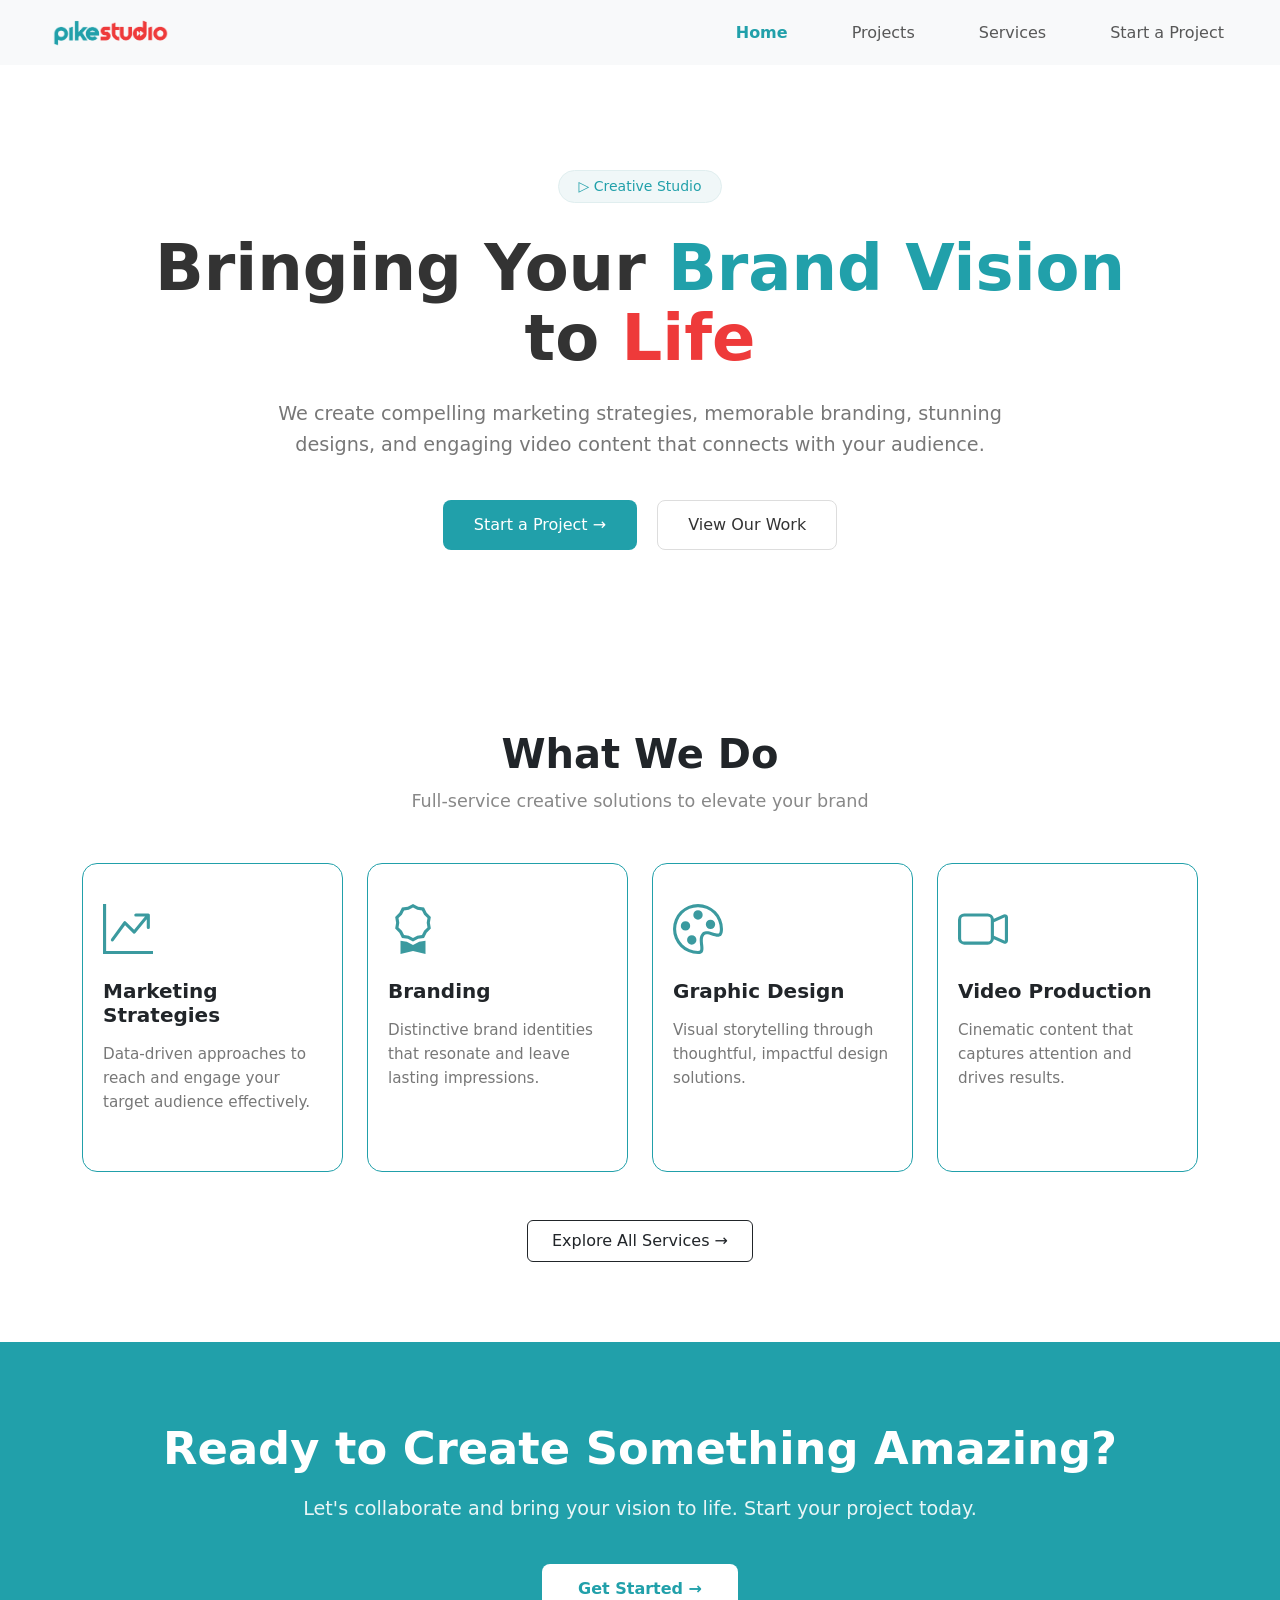
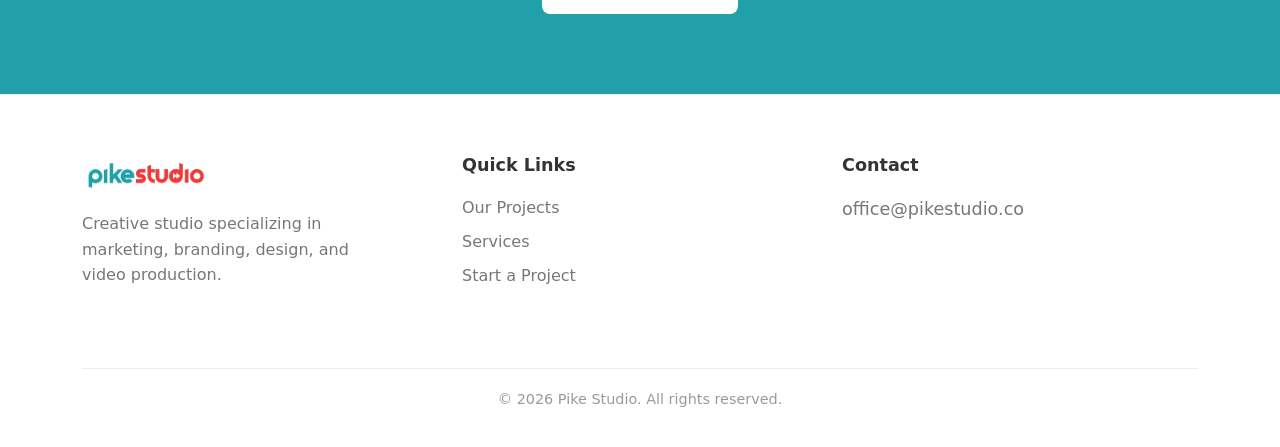
<file: index.html>
<!DOCTYPE html>
<html lang="en">
  <head>
    <meta charset="utf-8">
	<meta http-equiv="X-UA-Compatible" content="IE=edge">
	<meta name="viewport" content="width=device-width, initial-scale=1">
    <title>Pike Studio | Home</title>
	  <link rel="icon" type="image/svg" href="images/favicon.svg">
    <!-- Bootstrap -->
	<link href="css/bootstrap-5.3.8.css" rel="stylesheet">
	
  </head>
  <body style="padding-top: 70px">
  	<!-- body code goes here -->
    <nav class="navbar fixed-top navbar-expand-lg navbar-light bg-light"> <a class="navbar-brand ms-5" href="./"><img src="images/Pike Logo Color.png" alt="Pike Studio" width="125" hight="40px"></a>
      <button class="navbar-toggler collapsed" type="button" data-bs-toggle="collapse" data-bs-target="#navbarSupportedContent1" aria-controls="navbarSupportedContent1" aria-expanded="false" aria-label="Toggle navigation"> <span class="navbar-toggler-icon"></span> </button>
      <div class="collapse navbar-collapse" id="navbarSupportedContent1">
        <ul class="navbar-nav ms-auto me-5">
          <li class="Home ms-5"> <a class="nav-link active" href="/">Home <span class="visually-hidden">(current)</span></a> </li>
          <li class="Projects ms-5"> <a class="nav-link" href="/projects/">Projects</a> </li>
          <li class="Services ms-5"> <a class="nav-link" href="/services/">Services</a></li>
          <li class="Start a Projects ms-5"> <a class="nav-link" href="/start-project/">Start a Project</a></li>
        </ul>
</div>
  </nav>
<section class="hero-container text-center">
    <div class="container">
        <div class="creative-badge">
            <span class="play-icon">▷</span> Creative Studio
        </div>

        <h1 class="hero-title">
            Bringing Your <span class="teal-text">Brand Vision</span> <br> to <span class="coral-text">Life</span>
        </h1>

        <p class="hero-subtext">
            We create compelling marketing strategies, memorable branding, stunning<br>
            designs, and engaging video content that connects with your audience.
        </p>

        <div class="hero-btns">
            <a href="/start-project/" class="btn btn-teal">Start a Project &rarr;</a>
            <a href="/projects/" class="btn btn-outline">View Our Work</a>
        </div>
    </div>
</section>
	  <section class="services-section text-center">
    <div class="container">
        <h2 class="section-title">What We Do</h2>
        <p class="section-subtitle">Full-service creative solutions to elevate your brand</p>

        <div class="row mt-5">
            <div class="col-md-3">
                <div class="service-card">
                    <div class="service-icon">
    <img src="images/icon-marketing.svg" alt="Marketing Icon" width="50">
</div>
                    <h3>Marketing Strategies</h3>
                    <p>Data-driven approaches to reach and engage your target audience effectively.</p>
                </div>
            </div>

            <div class="col-md-3">
                <div class="service-card">
                    <div class="service-icon">
    <img src="images/icon-branding.svg" alt="Branding Icon" width="50">
</div>
                    <h3>Branding</h3>
                    <p>Distinctive brand identities that resonate and leave lasting impressions.</p>
                </div>
            </div>

            <div class="col-md-3">
                <div class="service-card">
                    <div class="service-icon">
    <img src="images/icon-graphic.svg" alt="Graphic Icon" width="50">
</div>
                    <h3>Graphic Design</h3>
                    <p>Visual storytelling through thoughtful, impactful design solutions.</p>
                </div>
            </div>

            <div class="col-md-3">
                <div class="service-card">
                    <div class="service-icon">
    <img src="images/icon-video.svg" alt="Video Icon" width="50">
</div>
                    <h3>Video Production</h3>
                    <p>Cinematic content that captures attention and drives results.</p>
                </div>
            </div>
        </div>

        <a href="/services/" class="btn btn-outline-dark mt-5 px-4 py-2">Explore All Services &rarr;</a>
    </div>
</section>
	  <section class="cta-section text-center">
    <div class="container">
        <h2 class="cta-title">Ready to Create Something Amazing?</h2>
        <p class="cta-text">Let's collaborate and bring your vision to life. Start your project today.</p>
        <a href="/start-project/" class="btn btn-white">Get Started &rarr;</a>
    </div>
</section>
	  <footer class="main-footer">
    <div class="container">
        <div class="row">
            <div class="col-md-4 mb-4">
                <img src="images/Pike Logo Color.png" alt="Pike Studio Logo" height="40" class="mb-3">
                <p class="footer-description">
                    Creative studio specializing in marketing, branding, design, and video production.
                </p>
            </div>

            <div class="col-md-4 mb-4">
                <h5 class="footer-heading">Quick Links</h5>
                <ul class="list-unstyled">
                    <li><a href="/projects/">Our Projects</a></li>
                    <li><a href="/services/">Services</a></li>
                    <li><a href="/start-project/">Start a Project</a></li>
                </ul>
            </div>

            <div class="col-md-4 mb-4">
                <h5 class="footer-heading">Contact</h5>
                <p><a href="mailto:office@pikestudio.co" class="footer-email">office@pikestudio.co</a></p>
            </div>
        </div>

        <hr class="footer-divider">

        <div class="row">
            <div class="col-12 text-center">
                <p class="copyright">© 2026 Pike Studio. All rights reserved.</p>
            </div>
        </div>
    </div>
</footer>
    <!-- jQuery (necessary for Bootstrap's JavaScript plugins) --> 

	<!-- Include all compiled plugins (below), or include individual files as needed -->
	<script src="js/popper-2.11.8.min.js"></script> 
  <script src="js/bootstrap-5.3.8.js"></script>
  </body>
</html>
</file>
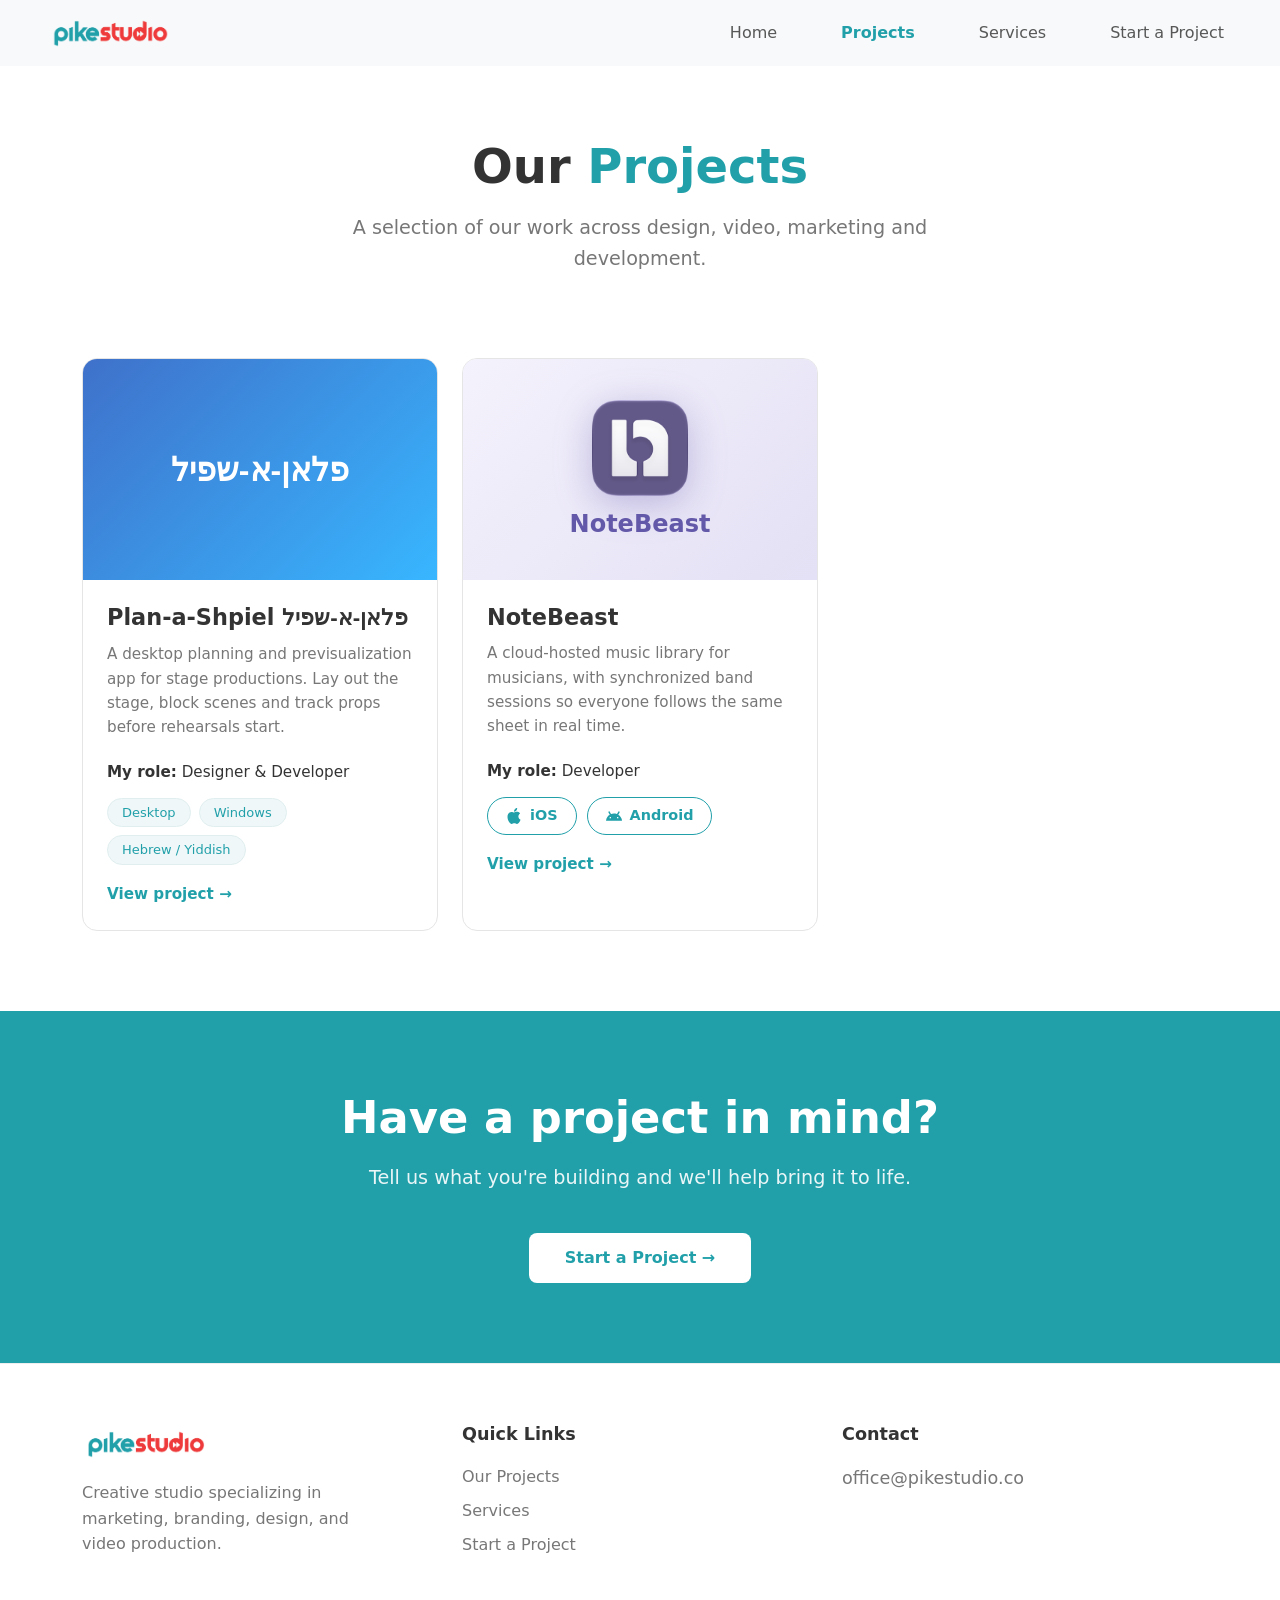
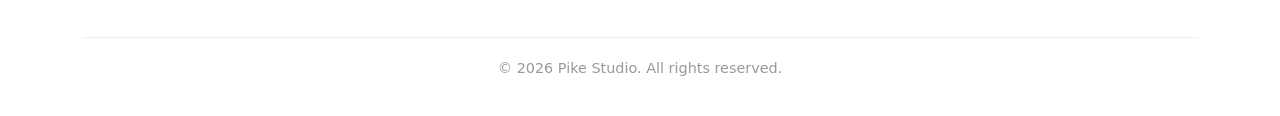
<file: projects/index.html>
<!doctype html>
<html lang="en">
<head>
	<meta charset="utf-8">
	<meta http-equiv="X-UA-Compatible" content="IE=edge">
	<meta name="viewport" content="width=device-width, initial-scale=1">
	<title>Projects | Pike Studio</title>
	<meta name="description" content="Projects by Pike Studio, including Plan-a-Shpiel and NoteBeast.">
	<link rel="icon" type="image/svg" href="../images/favicon.svg">
	<link href="../css/bootstrap-5.3.8.css" rel="stylesheet" type="text/css">
	<link href="../css/projects.css?v=3" rel="stylesheet" type="text/css">
</head>

<body>
	<nav class="navbar fixed-top navbar-expand-lg navbar-light bg-light"> <a class="navbar-brand ms-5" href="/"><img src="../images/Pike Logo Color.png" alt="Pike Studio" width="125" height="40"></a>
      <button class="navbar-toggler collapsed" type="button" data-bs-toggle="collapse" data-bs-target="#navbarSupportedContent1" aria-controls="navbarSupportedContent1" aria-expanded="false" aria-label="Toggle navigation"> <span class="navbar-toggler-icon"></span> </button>
      <div class="collapse navbar-collapse" id="navbarSupportedContent1">
        <ul class="navbar-nav ms-auto me-5">
          <li class="Home ms-5"> <a class="nav-link" href="/">Home</a> </li>
          <li class="Projects ms-5"> <a class="nav-link active" href="/projects/">Projects <span class="visually-hidden">(current)</span></a> </li>
          <li class="Services ms-5"> <a class="nav-link" href="/services/">Services</a></li>
          <li class="Start a Projects ms-5"> <a class="nav-link" href="/start-project/">Start a Project</a></li>
        </ul>
      </div>
	</nav>

	<main class="projects-page">
		<div class="container">

			<header class="projects-hero">
				<h1 class="projects-title">Our <span class="teal-text">Projects</span></h1>
				<p class="projects-intro">A selection of our work across design, video, marketing and development.</p>
			</header>

			<!--
			  TO ADD A PROJECT: copy one whole <div class="col-md-6 col-lg-4"> ... </div> block below,
			  paste it after the last one, then change the link, name, description and tags.
			  The whole card is clickable through the "stretched-link" on the title.
			  To use a screenshot, replace the .project-thumb-name line with:
			  <img src="../images/projects/your-project/cover.jpg" alt="Your project screenshot">
			-->
			<div class="row g-4 projects-grid">

				<!-- Plan-a-Shpiel -->
				<div class="col-md-6 col-lg-4">
					<div class="project-card">
						<div class="project-thumb" style="--thumb-from:#3f71ca; --thumb-to:#38b6ff;">
							<span class="project-thumb-name rtl-text" lang="yi" dir="rtl">פלאן-א-שפיל</span>
						</div>
						<div class="project-body">
							<h2><a class="stretched-link" href="/projects/plan-a-shpiel/">Plan-a-Shpiel <span class="rtl-text" lang="yi" dir="rtl">פלאן-א-שפיל</span></a></h2>
							<p>A desktop planning and previsualization app for stage productions. Lay out the stage, block scenes and track props before rehearsals start.</p>
							<p class="project-role"><strong>My role:</strong> Designer &amp; Developer</p>
							<ul class="project-tags">
								<li class="project-tag">Desktop</li>
								<li class="project-tag">Windows</li>
								<li class="project-tag">Hebrew / Yiddish</li>
							</ul>
							<span class="project-more">View project &rarr;</span>
						</div>
					</div>
				</div>

				<!-- NoteBeast -->
				<div class="col-md-6 col-lg-4">
					<div class="project-card">
						<div class="project-thumb project-thumb-logo">
							<img class="app-icon" src="../images/projects/notebeast/icon.png" alt="NoteBeast app icon" width="1024" height="1024">
							<span class="project-thumb-name">NoteBeast</span>
						</div>
						<div class="project-body">
							<h2><a class="stretched-link" href="/projects/notebeast/">NoteBeast</a></h2>
							<p>A cloud-hosted music library for musicians, with synchronized band sessions so everyone follows the same sheet in real time.</p>
							<p class="project-role"><strong>My role:</strong> Developer</p>
							<div class="store-buttons">
								<a class="store-btn" href="https://apps.apple.com/us/app/note-beast/id1639804369" target="_blank" rel="noopener" aria-label="NoteBeast on the App Store (opens in a new tab)"><svg class="store-icon" viewBox="0 0 24 24" aria-hidden="true" focusable="false"><path d="M12.152 6.896c-.948 0-2.415-1.078-3.96-1.04-2.04.027-3.91 1.183-4.961 3.014-2.117 3.675-.546 9.103 1.519 12.09 1.013 1.454 2.208 3.09 3.792 3.039 1.52-.065 2.09-.987 3.935-.987 1.831 0 2.35.987 3.96.948 1.637-.026 2.676-1.48 3.676-2.948 1.156-1.688 1.636-3.325 1.662-3.415-.039-.013-3.182-1.221-3.22-4.857-.026-3.04 2.48-4.494 2.597-4.559-1.429-2.09-3.623-2.324-4.39-2.376-2-.156-3.675 1.09-4.61 1.09zM15.53 3.83c.843-1.012 1.4-2.427 1.245-3.83-1.207.052-2.662.805-3.532 1.818-.78.896-1.454 2.338-1.273 3.714 1.338.104 2.715-.688 3.559-1.701"/></svg>iOS</a>
								<a class="store-btn" href="https://play.google.com/store/apps/details?id=com.note.beast" target="_blank" rel="noopener" aria-label="NoteBeast on Google Play (opens in a new tab)"><svg class="store-icon" viewBox="0 0 24 24" aria-hidden="true" focusable="false"><path d="M18.4395 5.5586c-.675 1.1664-1.352 2.3318-2.0274 3.498-.0366-.0155-.0742-.0286-.1113-.043-1.8249-.6957-3.484-.8-4.42-.787-1.8551.0185-3.3544.4643-4.2597.8203-.084-.1494-1.7526-3.021-2.0215-3.4864a1.1451 1.1451 0 0 0-.1406-.1914c-.3312-.364-.9054-.4859-1.379-.203-.475.282-.7136.9361-.3886 1.5019 1.9466 3.3696-.0966-.2158 1.9473 3.3593.0172.031-.4946.2642-1.3926 1.0177C2.8987 12.176.452 14.772 0 18.9902h24c-.119-1.1108-.3686-2.099-.7461-3.0683-.7438-1.9118-1.8435-3.2928-2.7402-4.1836a12.1048 12.1048 0 0 0-2.1309-1.6875c.6594-1.122 1.312-2.2559 1.9649-3.3848.2077-.3615.1886-.7956-.0079-1.1191a1.1001 1.1001 0 0 0-.8515-.5332c-.5225-.0536-.9392.3128-1.0488.5449zm-.0391 8.461c.3944.5926.324 1.3306-.1563 1.6503-.4799.3197-1.188.0985-1.582-.4941-.3944-.5927-.324-1.3307.1563-1.6504.4727-.315 1.1812-.1086 1.582.4941zM7.207 13.5273c.4803.3197.5506 1.0577.1563 1.6504-.394.5926-1.1038.8138-1.584.4941-.48-.3197-.5503-1.0577-.1563-1.6504.4008-.6021 1.1087-.8106 1.584-.4941z"/></svg>Android</a>
							</div>
							<span class="project-more">View project &rarr;</span>
						</div>
					</div>
				</div>

			</div>
		</div>
	</main>

	<section class="cta-section text-center">
		<div class="container">
			<h2 class="cta-title">Have a project in mind?</h2>
			<p class="cta-text">Tell us what you're building and we'll help bring it to life.</p>
			<a href="/start-project/" class="btn btn-white">Start a Project &rarr;</a>
		</div>
	</section>

	<footer class="main-footer">
		<div class="container">
			<div class="row">
				<div class="col-md-4 mb-4">
					<img src="../images/Pike Logo Color.png" alt="Pike Studio Logo" height="40" class="mb-3">
					<p class="footer-description">
						Creative studio specializing in marketing, branding, design, and video production.
					</p>
				</div>

				<div class="col-md-4 mb-4">
					<h5 class="footer-heading">Quick Links</h5>
					<ul class="list-unstyled">
						<li><a href="/projects/">Our Projects</a></li>
						<li><a href="/services/">Services</a></li>
						<li><a href="/start-project/">Start a Project</a></li>
					</ul>
				</div>

				<div class="col-md-4 mb-4">
					<h5 class="footer-heading">Contact</h5>
					<p><a href="mailto:office@pikestudio.co" class="footer-email">office@pikestudio.co</a></p>
				</div>
			</div>

			<hr class="footer-divider">

			<div class="row">
				<div class="col-12 text-center">
					<p class="copyright">© 2026 Pike Studio. All rights reserved.</p>
				</div>
			</div>
		</div>
	</footer>

	<script src="../js/popper-2.11.8.min.js"></script>
	<script src="../js/bootstrap-5.3.8.js"></script>
</body>
</html>
</file>
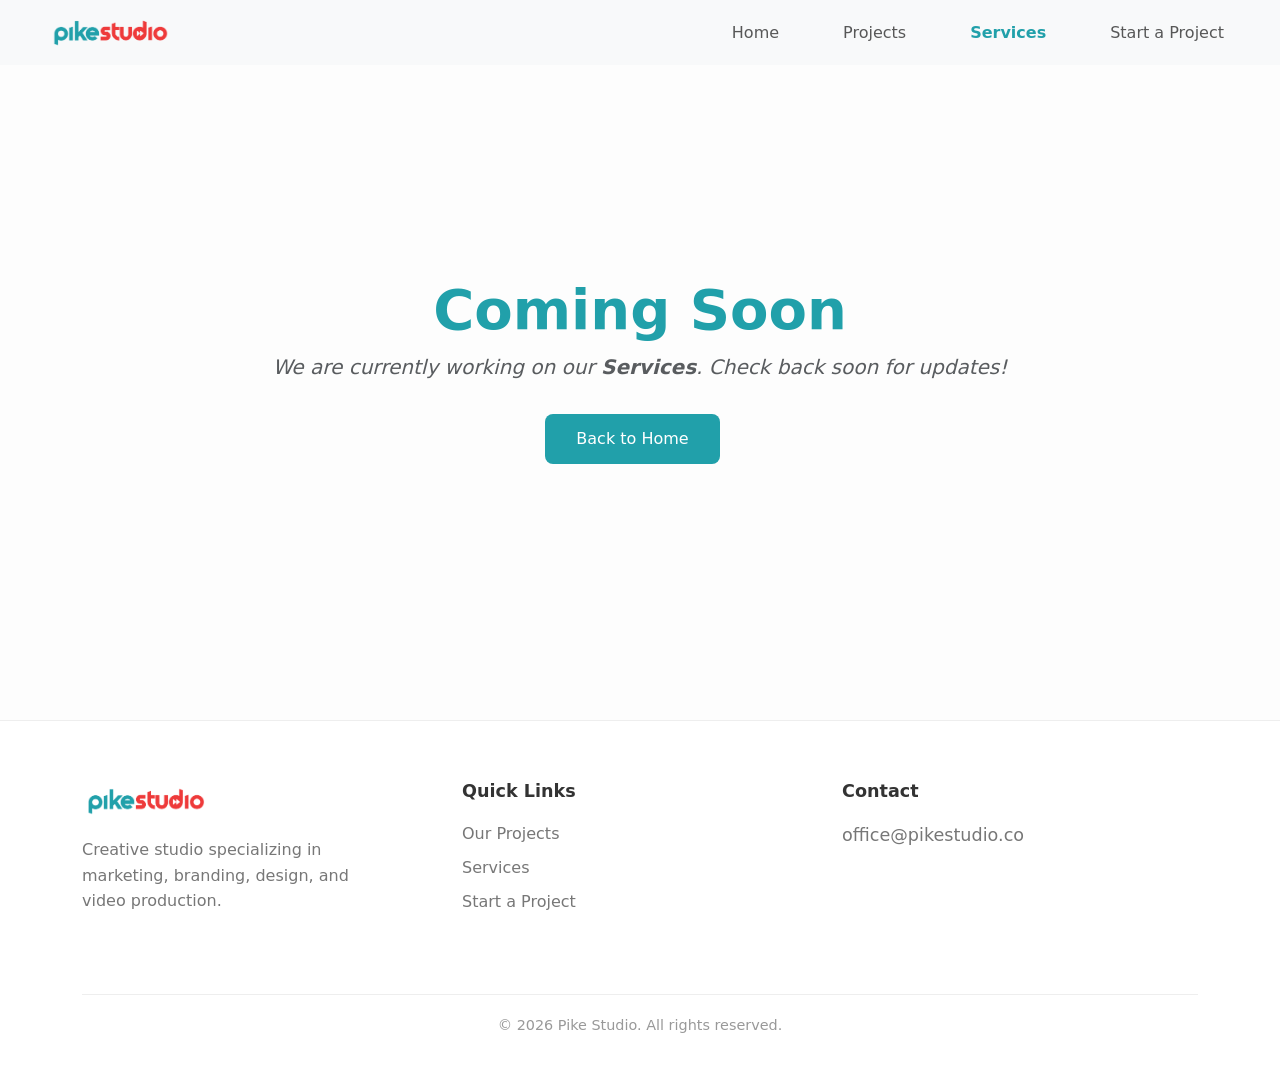
<file: services/index.html>
<!doctype html>
<html>
<head>
<meta charset="utf-8">
	<meta http-equiv="X-UA-Compatible" content="IE=edge">
	<meta name="viewport" content="width=device-width, initial-scale=1">
	<link href="../css/bootstrap-5.3.8.css" rel="stylesheet" type="text/css">
<title>Services</title>
	  <link rel="icon" type="image/svg" href="../images/favicon.svg">
</head>

<body>
	  <nav class="navbar fixed-top navbar-expand-lg navbar-light bg-light"> <a class="navbar-brand ms-5" href="/"><img src="../images/Pike Logo Color.png" alt="Pike Studio" width="125" hight="40px"></a>
      <button class="navbar-toggler collapsed" type="button" data-bs-toggle="collapse" data-bs-target="#navbarSupportedContent1" aria-controls="navbarSupportedContent1" aria-expanded="false" aria-label="Toggle navigation"> <span class="navbar-toggler-icon"></span> </button>
      <div class="collapse navbar-collapse" id="navbarSupportedContent1">
        <ul class="navbar-nav ms-auto me-5">
          <li class="Home ms-5"> <a class="nav-link" href="/">Home <span class="visually-hidden">(current)</span></a> </li>
          <li class="Projects ms-5"> <a class="nav-link" href="/projects/">Projects</a> </li>
          <li class="Services ms-5"> <a class="nav-link active" href="/services/">Services</a></li>
          <li class="Start a Projects ms-5"> <a class="nav-link" href="/start-project/">Start a Project</a></li>
        </ul>
</div>
  </nav>

<main class="construction-wrapper">
    <div class="container text-center">
        <div class="row align-items-center justify-content-center" style="min-height: 60vh;">
            <div class="col-md-8">
                <h1 class="display-4 fw-bold teal-text">Coming Soon</h1>
                <p class="lead text-muted">We are currently working on our <strong>Services</strong>. Check back soon for updates!</p>
                <a href="../index.html" class="btn btn-teal mt-3">Back to Home</a>
            </div>
        </div>
    </div>
</main>

 <footer class="main-footer">
    <div class="container">
        <div class="row">
            <div class="col-md-4 mb-4">
                <img src="../images/Pike Logo Color.png" alt="Pike Studio Logo" height="40" class="mb-3">
                <p class="footer-description">
                    Creative studio specializing in marketing, branding, design, and video production.
                </p>
            </div>

            <div class="col-md-4 mb-4">
                <h5 class="footer-heading">Quick Links</h5>
                <ul class="list-unstyled">
                    <li><a href="/projects/">Our Projects</a></li>
                    <li><a href="/services/">Services</a></li>
                    <li><a href="/start-project/">Start a Project</a></li>
                </ul>
            </div>

            <div class="col-md-4 mb-4">
                <h5 class="footer-heading">Contact</h5>
                <p><a href="mailto:office@pikestudio.co" class="footer-email">office@pikestudio.co</a></p>
            </div>
        </div>

        <hr class="footer-divider">

        <div class="row">
            <div class="col-12 text-center">
                <p class="copyright">© 2026 Pike Studio. All rights reserved.</p>
            </div>
        </div>
    </div>
</footer>
	
	<script src="../js/popper-2.11.8.min.js"></script> 
  <script src="../js/bootstrap-5.3.8.js"></script>
</body>
</html>
</file>
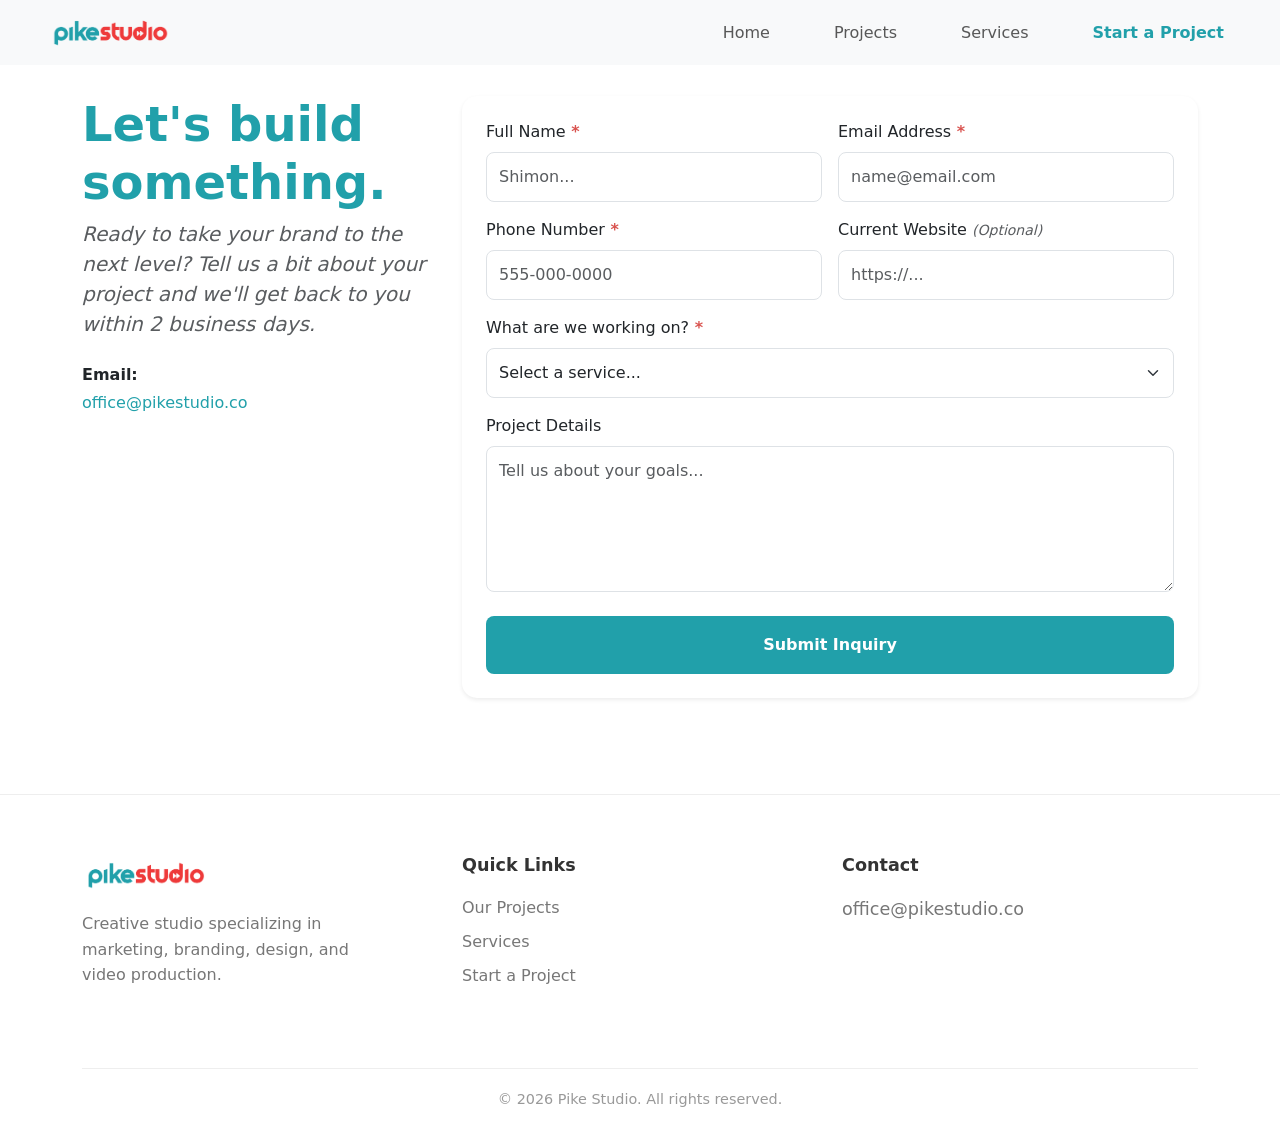
<file: start-project/index.html>
<!doctype html>
<html>
<head>
<meta charset="utf-8">
	<meta http-equiv="X-UA-Compatible" content="IE=edge">
	<meta name="viewport" content="width=device-width, initial-scale=1">
	<link href="../css/bootstrap-5.3.8.css" rel="stylesheet" type="text/css">
<title>Strat Project</title>
	 <link rel="icon" type="image/svg" href="../images/favicon.svg">
</head>

<body>
	  <nav class="navbar fixed-top navbar-expand-lg navbar-light bg-light"> <a class="navbar-brand ms-5" href="/"><img src="../images/Pike Logo Color.png" alt="Pike Studio" width="125" hight="40px"></a>
      <button class="navbar-toggler collapsed" type="button" data-bs-toggle="collapse" data-bs-target="#navbarSupportedContent1" aria-controls="navbarSupportedContent1" aria-expanded="false" aria-label="Toggle navigation"> <span class="navbar-toggler-icon"></span> </button>
      <div class="collapse navbar-collapse" id="navbarSupportedContent1">
        <ul class="navbar-nav ms-auto me-5">
          <li class="Home ms-5"> <a class="nav-link" href="/">Home <span class="visually-hidden">(current)</span></a> </li>
          <li class="Projects ms-5"> <a class="nav-link" href="/projects/">Projects</a> </li>
          <li class="Services ms-5"> <a class="nav-link" href="/services/">Services</a></li>
          <li class="Start a Projects ms-5"> <a class="nav-link active" href="/start-project/">Start a Project</a></li>
        </ul>
</div>
  </nav>

	<section class="contact-section py-5">
    <div class="container my-5">
        <div class="row">
            <div class="col-lg-4 mb-5">
                <h1 class="display-5 fw-bold" style="color: #21a0aa;">Let's build something.</h1>
                <p class="lead text-muted">Ready to take your brand to the next level? Tell us a bit about your project and we'll get back to you within 2 business days.</p>
                <div class="mt-4">
                    <p class="mb-1"><strong>Email:</strong></p>
                    <p><a href="mailto:office@pikestudio.co" class="text-decoration-none" style="color: #21a0aa;">office@pikestudio.co</a></p>
                </div>
            </div>

            <div class="col-lg-8">
                <div class="card shadow-sm border-0 p-4" style="border-radius: 15px;">
                    <form action="https://formspree.io/f/mwvrrpgn" method="POST">
                        <div class="row g-3">
                            <div class="col-md-6">
                                <label class="form-label required-label">Full Name</label>
                                <input type="text" name="name" class="form-control" placeholder="Shimon..." required>
                            </div>
                            <div class="col-md-6">
                                <label class="form-label required-label">Email Address</label>
                                <input type="email" name="email" class="form-control" placeholder="name@email.com" required>
                            </div>
                            
                            <div class="col-md-6">
                                <label class="form-label required-label">Phone Number</label>
                              <input type="tel" id="phone" name="phone" class="form-control" placeholder="555-000-0000" required maxlength="12">
                            </div>
                            <div class="col-md-6">
                                <label class="form-label">Current Website <small class="text-muted">(Optional)</small></label>
                                <input type="url" name="website" class="form-control" placeholder="https://...">
                            </div>

                            <div class="col-md-12">
                                <label class="form-label required-label">What are we working on?</label>
                                <select name="type" class="form-select" required>
                                    <option value="" disabled selected>Select a service...</option>
                                    <option>Branding &amp; Identity</option>
                                    <option>Graphic Design</option>
                                    <option>Video Production</option>
                                    <option>Marketing Strategy</option>
                                    <option>Other</option>
                                </select>
                            </div>

                            <div class="col-md-12">
                                <label class="form-label">Project Details</label>
                                <textarea name="message" class="form-control" rows="5" placeholder="Tell us about your goals..."></textarea>
                            </div>

                            <div class="col-md-12 mt-4">
                                <button type="submit" class="btn btn-teal w-100 py-3 fw-bold">Submit Inquiry</button>
                            </div>
                        </div>
                    </form>
                </div>
            </div>
        </div>
    </div>
</section>
 <footer class="main-footer">
    <div class="container">
        <div class="row">
            <div class="col-md-4 mb-4">
                <img src="../images/Pike Logo Color.png" alt="Pike Studio Logo" height="40" class="mb-3">
                <p class="footer-description">
                    Creative studio specializing in marketing, branding, design, and video production.
                </p>
            </div>

            <div class="col-md-4 mb-4">
                <h5 class="footer-heading">Quick Links</h5>
                <ul class="list-unstyled">
                    <li><a href="/projects/">Our Projects</a></li>
                    <li><a href="/services/">Services</a></li>
                    <li><a href="/start-project/">Start a Project</a></li>
                </ul>
            </div>

            <div class="col-md-4 mb-4">
                <h5 class="footer-heading">Contact</h5>
                <p><a href="mailto:office@pikestudio.co" class="footer-email">office@pikestudio.co</a></p>
            </div>
        </div>

        <hr class="footer-divider">

        <div class="row">
            <div class="col-12 text-center">
                <p class="copyright">© 2026 Pike Studio. All rights reserved.</p>
            </div>
        </div>
    </div>
</footer>
	
	<script src="../js/popper-2.11.8.min.js"></script> 
  <script src="../js/bootstrap-5.3.8.js"></script>
	<script>
    const phoneInput = document.getElementById('phone');

    phoneInput.addEventListener('input', (e) => {
        let x = e.target.value.replace(/\D/g, '').match(/(\d{0,3})(\d{0,3})(\d{0,4})/);
        
        // This logic adds the dashes as the user types: 000-000-0000
        e.target.value = !x[2] ? x[1] : x[1] + '-' + x[2] + (x[3] ? '-' + x[3] : '');
    });
</script>
</body>
</html>
</file>
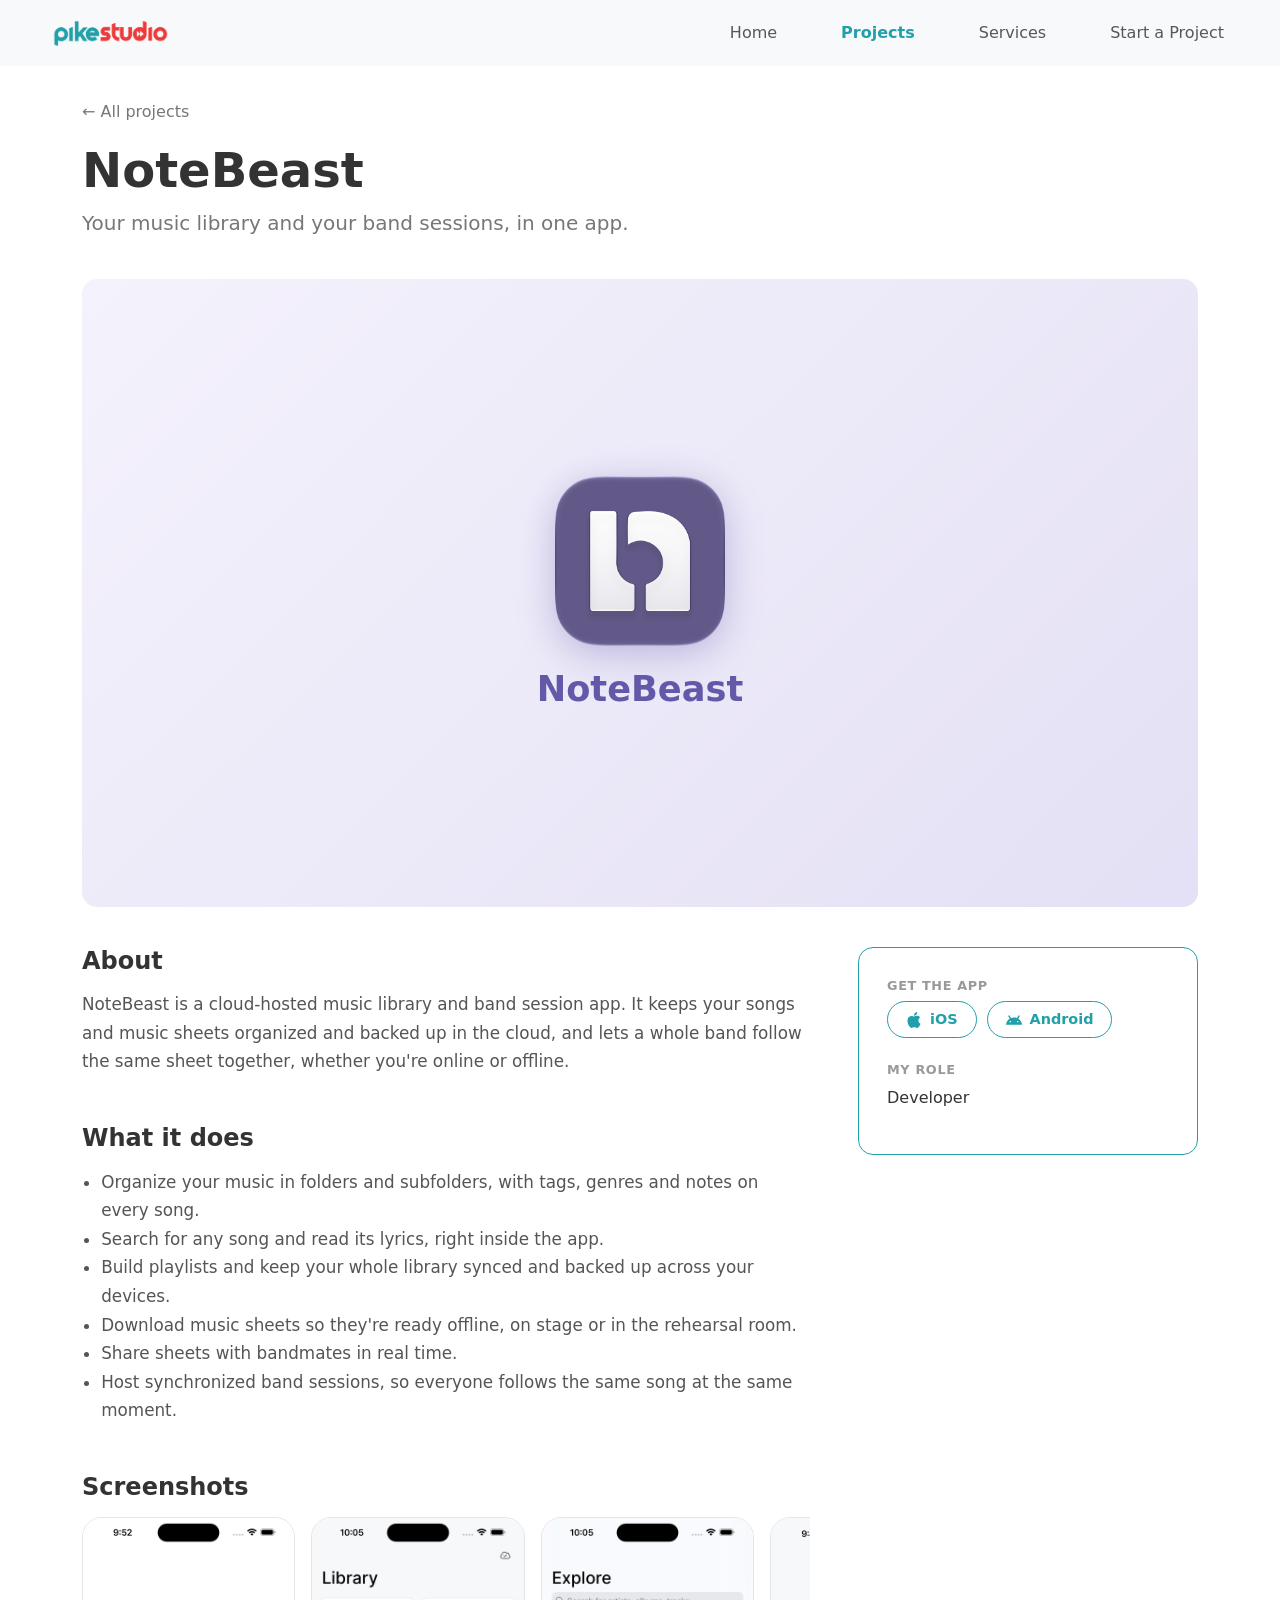
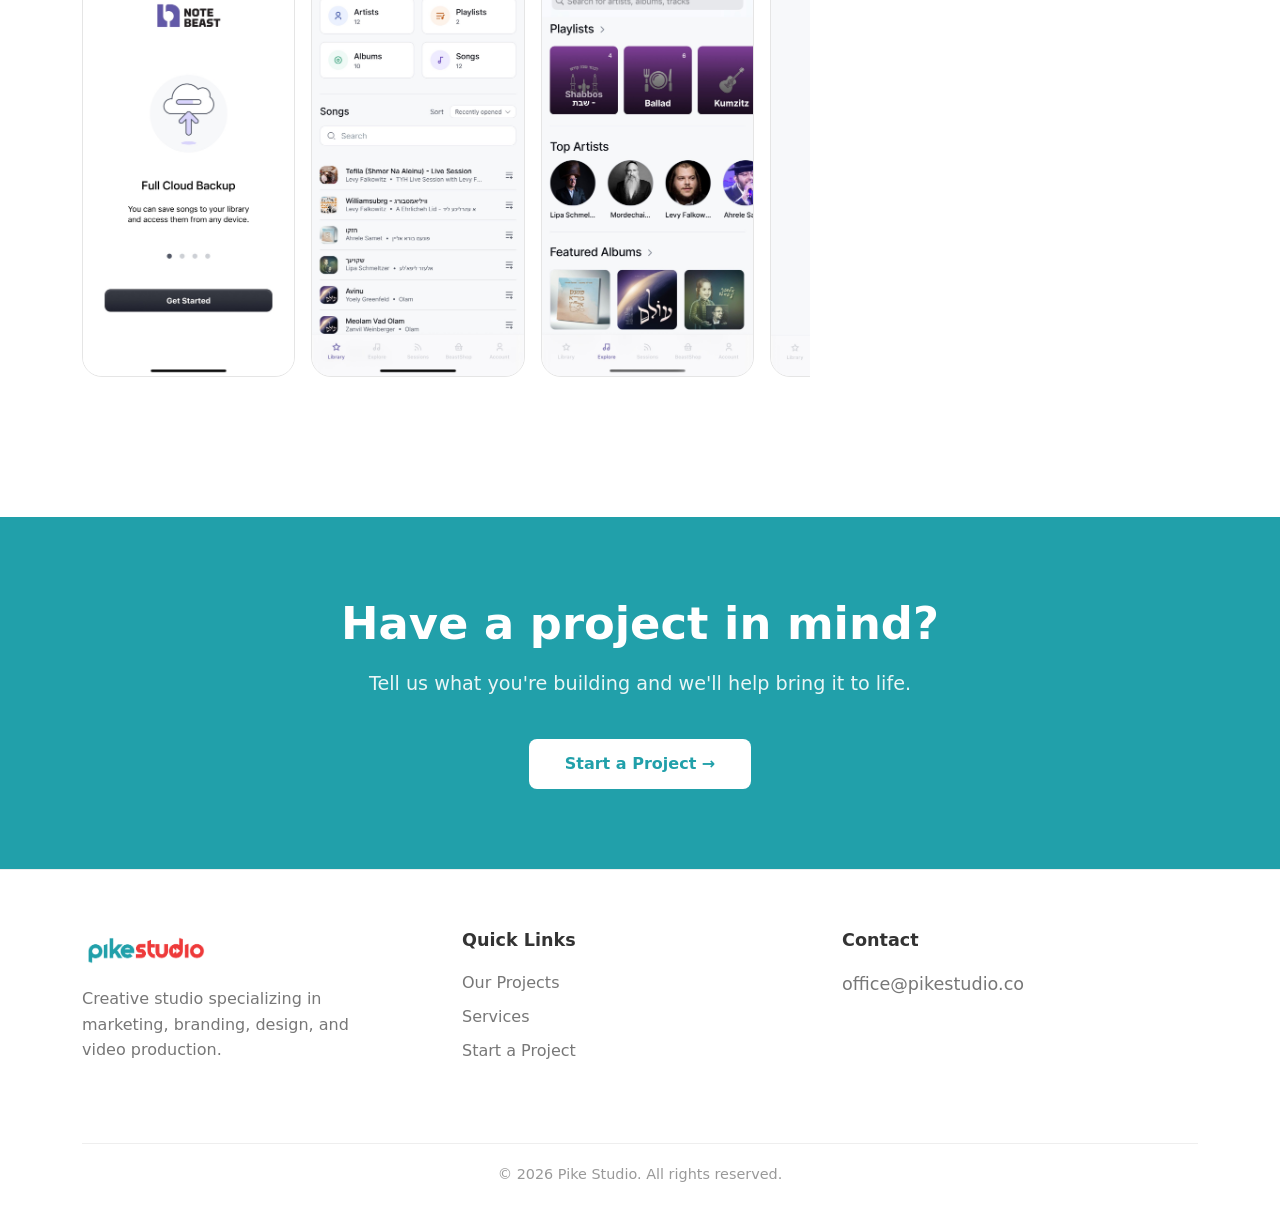
<file: projects/notebeast/index.html>
<!doctype html>
<html lang="en">
<head>
	<meta charset="utf-8">
	<meta http-equiv="X-UA-Compatible" content="IE=edge">
	<meta name="viewport" content="width=device-width, initial-scale=1">
	<title>NoteBeast | Pike Studio</title>
	<meta name="description" content="NoteBeast is a cloud-hosted music library and band session app for musicians, available on iOS and Android.">
	<link rel="icon" type="image/svg" href="../../images/favicon.svg">
	<link href="../../css/bootstrap-5.3.8.css" rel="stylesheet" type="text/css">
	<link href="../../css/projects.css?v=3" rel="stylesheet" type="text/css">
</head>

<body>
	<nav class="navbar fixed-top navbar-expand-lg navbar-light bg-light"> <a class="navbar-brand ms-5" href="/"><img src="../../images/Pike Logo Color.png" alt="Pike Studio" width="125" height="40"></a>
      <button class="navbar-toggler collapsed" type="button" data-bs-toggle="collapse" data-bs-target="#navbarSupportedContent1" aria-controls="navbarSupportedContent1" aria-expanded="false" aria-label="Toggle navigation"> <span class="navbar-toggler-icon"></span> </button>
      <div class="collapse navbar-collapse" id="navbarSupportedContent1">
        <ul class="navbar-nav ms-auto me-5">
          <li class="Home ms-5"> <a class="nav-link" href="/">Home</a> </li>
          <li class="Projects ms-5"> <a class="nav-link active" href="/projects/">Projects <span class="visually-hidden">(current)</span></a> </li>
          <li class="Services ms-5"> <a class="nav-link" href="/services/">Services</a></li>
          <li class="Start a Projects ms-5"> <a class="nav-link" href="/start-project/">Start a Project</a></li>
        </ul>
      </div>
	</nav>

	<main class="projects-page">
		<div class="container">

			<a class="project-back" href="/projects/">&larr; All projects</a>

			<header class="project-header">
				<h1>NoteBeast</h1>
				<p class="project-tagline">Your music library and your band sessions, in one app.</p>
			</header>

			<div class="project-thumb project-hero-media project-thumb-logo">
				<img class="app-icon" src="../../images/projects/notebeast/icon.png" alt="NoteBeast app icon" width="1024" height="1024">
				<span class="project-thumb-name">NoteBeast</span>
			</div>

			<div class="row gy-5 gx-lg-5">
				<div class="col-lg-8">

					<section class="project-section mb-5">
						<h2>About</h2>
						<p>NoteBeast is a cloud-hosted music library and band session app. It keeps your songs and music sheets organized and backed up in the cloud, and lets a whole band follow the same sheet together, whether you're online or offline.</p>
					</section>

					<section class="project-section mb-5">
						<h2>What it does</h2>
						<ul>
							<li>Organize your music in folders and subfolders, with tags, genres and notes on every song.</li>
							<li>Search for any song and read its lyrics, right inside the app.</li>
							<li>Build playlists and keep your whole library synced and backed up across your devices.</li>
							<li>Download music sheets so they're ready offline, on stage or in the rehearsal room.</li>
							<li>Share sheets with bandmates in real time.</li>
							<li>Host synchronized band sessions, so everyone follows the same song at the same moment.</li>
						</ul>
					</section>

					<section class="project-section mb-5">
						<h2>Screenshots</h2>
						<div class="project-gallery-scroll">
							<!-- screen-2.jpg (the empty library) is downloaded but not shown. Add it back with:
							     <img src="../../images/projects/notebeast/screen-2.jpg" alt="NoteBeast empty library" width="900" height="1950" loading="lazy"> -->
							<img src="../../images/projects/notebeast/screen-1.jpg" alt="NoteBeast welcome screen about full cloud backup" width="900" height="1950" loading="lazy">
							<img src="../../images/projects/notebeast/screen-3.jpg" alt="NoteBeast library screen with artists, playlists, albums and songs" width="900" height="1950" loading="lazy">
							<img src="../../images/projects/notebeast/screen-4.jpg" alt="NoteBeast explore screen with search, playlists, top artists and featured albums" width="900" height="1950" loading="lazy">
							<img src="../../images/projects/notebeast/screen-5.jpg" alt="NoteBeast sessions screen with Start Session and Join Session buttons" width="900" height="1950" loading="lazy">
							<img src="../../images/projects/notebeast/screen-6.jpg" alt="NoteBeast QR code that bandmates scan to join a session" width="900" height="1950" loading="lazy">
							<img src="../../images/projects/notebeast/screen-7.jpg" alt="NoteBeast session queue listing the songs for the band" width="900" height="1950" loading="lazy">
						</div>
					</section>

					<!-- VIDEO (optional). Remove the comment markers to show it, and replace VIDEO_ID with your YouTube ID.
					<section class="project-section mb-5">
						<h2>Watch it in action</h2>
						<div class="project-video">
							<iframe src="https://www.youtube.com/embed/VIDEO_ID" title="NoteBeast demo" allowfullscreen></iframe>
						</div>
					</section>
					-->
				</div>

				<div class="col-lg-4">
					<aside class="project-facts">
						<dl>
							<dt>Get the app</dt>
							<dd>
								<div class="store-buttons">
									<a class="store-btn" href="https://apps.apple.com/us/app/note-beast/id1639804369" target="_blank" rel="noopener" aria-label="NoteBeast on the App Store (opens in a new tab)"><svg class="store-icon" viewBox="0 0 24 24" aria-hidden="true" focusable="false"><path d="M12.152 6.896c-.948 0-2.415-1.078-3.96-1.04-2.04.027-3.91 1.183-4.961 3.014-2.117 3.675-.546 9.103 1.519 12.09 1.013 1.454 2.208 3.09 3.792 3.039 1.52-.065 2.09-.987 3.935-.987 1.831 0 2.35.987 3.96.948 1.637-.026 2.676-1.48 3.676-2.948 1.156-1.688 1.636-3.325 1.662-3.415-.039-.013-3.182-1.221-3.22-4.857-.026-3.04 2.48-4.494 2.597-4.559-1.429-2.09-3.623-2.324-4.39-2.376-2-.156-3.675 1.09-4.61 1.09zM15.53 3.83c.843-1.012 1.4-2.427 1.245-3.83-1.207.052-2.662.805-3.532 1.818-.78.896-1.454 2.338-1.273 3.714 1.338.104 2.715-.688 3.559-1.701"/></svg>iOS</a>
									<a class="store-btn" href="https://play.google.com/store/apps/details?id=com.note.beast" target="_blank" rel="noopener" aria-label="NoteBeast on Google Play (opens in a new tab)"><svg class="store-icon" viewBox="0 0 24 24" aria-hidden="true" focusable="false"><path d="M18.4395 5.5586c-.675 1.1664-1.352 2.3318-2.0274 3.498-.0366-.0155-.0742-.0286-.1113-.043-1.8249-.6957-3.484-.8-4.42-.787-1.8551.0185-3.3544.4643-4.2597.8203-.084-.1494-1.7526-3.021-2.0215-3.4864a1.1451 1.1451 0 0 0-.1406-.1914c-.3312-.364-.9054-.4859-1.379-.203-.475.282-.7136.9361-.3886 1.5019 1.9466 3.3696-.0966-.2158 1.9473 3.3593.0172.031-.4946.2642-1.3926 1.0177C2.8987 12.176.452 14.772 0 18.9902h24c-.119-1.1108-.3686-2.099-.7461-3.0683-.7438-1.9118-1.8435-3.2928-2.7402-4.1836a12.1048 12.1048 0 0 0-2.1309-1.6875c.6594-1.122 1.312-2.2559 1.9649-3.3848.2077-.3615.1886-.7956-.0079-1.1191a1.1001 1.1001 0 0 0-.8515-.5332c-.5225-.0536-.9392.3128-1.0488.5449zm-.0391 8.461c.3944.5926.324 1.3306-.1563 1.6503-.4799.3197-1.188.0985-1.582-.4941-.3944-.5927-.324-1.3307.1563-1.6504.4727-.315 1.1812-.1086 1.582.4941zM7.207 13.5273c.4803.3197.5506 1.0577.1563 1.6504-.394.5926-1.1038.8138-1.584.4941-.48-.3197-.5503-1.0577-.1563-1.6504.4008-.6021 1.1087-.8106 1.584-.4941z"/></svg>Android</a>
								</div>
							</dd>

							<dt>My role</dt>
							<dd>Developer</dd>
						</dl>
					</aside>
				</div>
			</div>
		</div>
	</main>

	<section class="cta-section text-center">
		<div class="container">
			<h2 class="cta-title">Have a project in mind?</h2>
			<p class="cta-text">Tell us what you're building and we'll help bring it to life.</p>
			<a href="/start-project/" class="btn btn-white">Start a Project &rarr;</a>
		</div>
	</section>

	<footer class="main-footer">
		<div class="container">
			<div class="row">
				<div class="col-md-4 mb-4">
					<img src="../../images/Pike Logo Color.png" alt="Pike Studio Logo" height="40" class="mb-3">
					<p class="footer-description">
						Creative studio specializing in marketing, branding, design, and video production.
					</p>
				</div>

				<div class="col-md-4 mb-4">
					<h5 class="footer-heading">Quick Links</h5>
					<ul class="list-unstyled">
						<li><a href="/projects/">Our Projects</a></li>
						<li><a href="/services/">Services</a></li>
						<li><a href="/start-project/">Start a Project</a></li>
					</ul>
				</div>

				<div class="col-md-4 mb-4">
					<h5 class="footer-heading">Contact</h5>
					<p><a href="mailto:office@pikestudio.co" class="footer-email">office@pikestudio.co</a></p>
				</div>
			</div>

			<hr class="footer-divider">

			<div class="row">
				<div class="col-12 text-center">
					<p class="copyright">© 2026 Pike Studio. All rights reserved.</p>
				</div>
			</div>
		</div>
	</footer>

	<script src="../../js/popper-2.11.8.min.js"></script>
	<script src="../../js/bootstrap-5.3.8.js"></script>
</body>
</html>
</file>
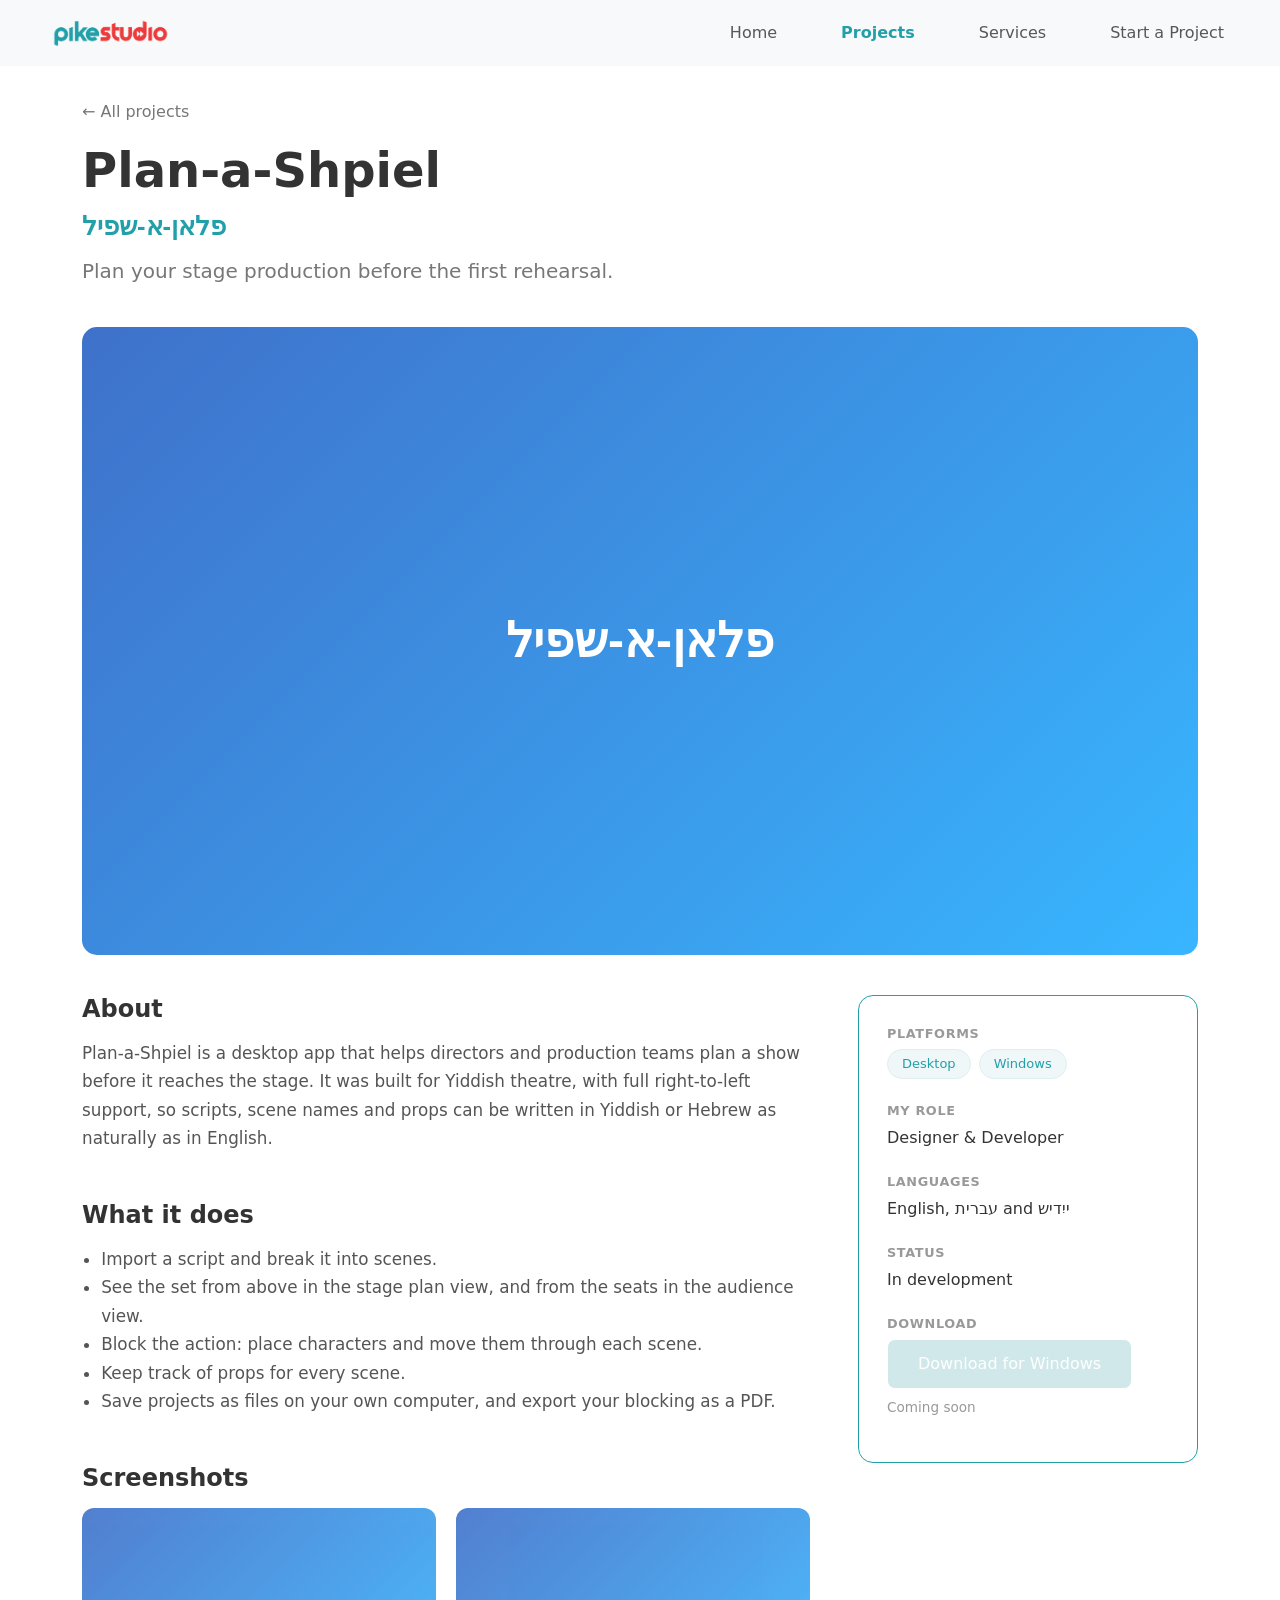
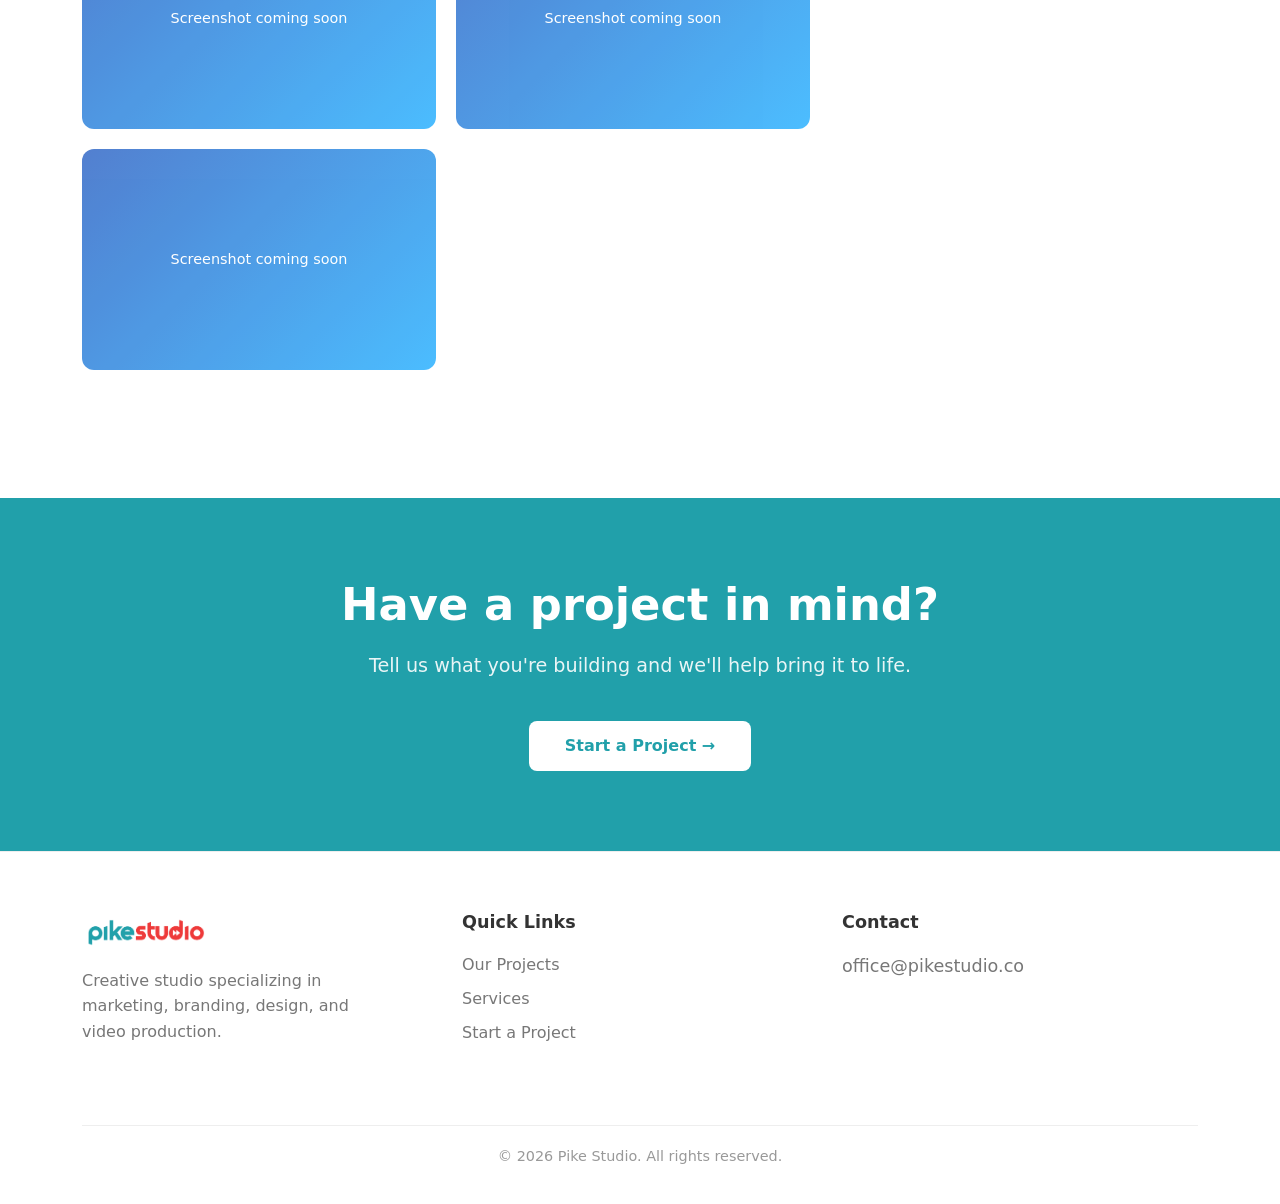
<file: projects/plan-a-shpiel/index.html>
<!doctype html>
<html lang="en">
<head>
	<meta charset="utf-8">
	<meta http-equiv="X-UA-Compatible" content="IE=edge">
	<meta name="viewport" content="width=device-width, initial-scale=1">
	<title>Plan-a-Shpiel | Pike Studio</title>
	<meta name="description" content="Plan-a-Shpiel is a desktop planning and previsualization app for stage productions, built for Yiddish theatre.">
	<link rel="icon" type="image/svg" href="../../images/favicon.svg">
	<link href="../../css/bootstrap-5.3.8.css" rel="stylesheet" type="text/css">
	<link href="../../css/projects.css?v=3" rel="stylesheet" type="text/css">
</head>

<body>
	<nav class="navbar fixed-top navbar-expand-lg navbar-light bg-light"> <a class="navbar-brand ms-5" href="/"><img src="../../images/Pike Logo Color.png" alt="Pike Studio" width="125" height="40"></a>
      <button class="navbar-toggler collapsed" type="button" data-bs-toggle="collapse" data-bs-target="#navbarSupportedContent1" aria-controls="navbarSupportedContent1" aria-expanded="false" aria-label="Toggle navigation"> <span class="navbar-toggler-icon"></span> </button>
      <div class="collapse navbar-collapse" id="navbarSupportedContent1">
        <ul class="navbar-nav ms-auto me-5">
          <li class="Home ms-5"> <a class="nav-link" href="/">Home</a> </li>
          <li class="Projects ms-5"> <a class="nav-link active" href="/projects/">Projects <span class="visually-hidden">(current)</span></a> </li>
          <li class="Services ms-5"> <a class="nav-link" href="/services/">Services</a></li>
          <li class="Start a Projects ms-5"> <a class="nav-link" href="/start-project/">Start a Project</a></li>
        </ul>
      </div>
	</nav>

	<main class="projects-page">
		<div class="container">

			<a class="project-back" href="/projects/">&larr; All projects</a>

			<header class="project-header">
				<h1>Plan-a-Shpiel</h1>
				<span class="project-alt-name rtl-text" lang="yi" dir="rtl">פלאן-א-שפיל</span>
				<p class="project-tagline">Plan your stage production before the first rehearsal.</p>
			</header>

			<!-- Main image. When you have a screenshot, replace the <span> with:
			     <img src="../../images/projects/plan-a-shpiel/cover.jpg" alt="Plan-a-Shpiel stage plan view"> -->
			<div class="project-thumb project-hero-media" style="--thumb-from:#3f71ca; --thumb-to:#38b6ff;">
				<span class="project-thumb-name rtl-text" lang="yi" dir="rtl">פלאן-א-שפיל</span>
			</div>

			<div class="row gy-5 gx-lg-5">
				<div class="col-lg-8">

					<section class="project-section mb-5">
						<h2>About</h2>
						<p>Plan-a-Shpiel is a desktop app that helps directors and production teams plan a show before it reaches the stage. It was built for Yiddish theatre, with full right-to-left support, so scripts, scene names and props can be written in Yiddish or Hebrew as naturally as in English.</p>
					</section>

					<section class="project-section mb-5">
						<h2>What it does</h2>
						<ul>
							<li>Import a script and break it into scenes.</li>
							<li>See the set from above in the stage plan view, and from the seats in the audience view.</li>
							<li>Block the action: place characters and move them through each scene.</li>
							<li>Keep track of props for every scene.</li>
							<li>Save projects as files on your own computer, and export your blocking as a PDF.</li>
						</ul>
					</section>

					<section class="project-section mb-5">
						<h2>Screenshots</h2>
						<!-- Replace each placeholder tile with:
						     <img src="../../images/projects/plan-a-shpiel/screen-1.jpg" alt="Describe the screenshot"> -->
						<div class="project-gallery">
							<div class="project-thumb" style="--thumb-from:#3f71ca; --thumb-to:#38b6ff;">Screenshot coming soon</div>
							<div class="project-thumb" style="--thumb-from:#3f71ca; --thumb-to:#38b6ff;">Screenshot coming soon</div>
							<div class="project-thumb" style="--thumb-from:#3f71ca; --thumb-to:#38b6ff;">Screenshot coming soon</div>
						</div>
					</section>

					<!-- VIDEO (optional). Remove the comment markers to show it, and replace VIDEO_ID with your YouTube ID.
					<section class="project-section mb-5">
						<h2>Watch it in action</h2>
						<div class="project-video">
							<iframe src="https://www.youtube.com/embed/VIDEO_ID" title="Plan-a-Shpiel demo" allowfullscreen></iframe>
						</div>
					</section>
					-->
				</div>

				<div class="col-lg-4">
					<aside class="project-facts">
						<dl>
							<dt>Platforms</dt>
							<dd>
								<ul class="project-tags">
									<li class="project-tag">Desktop</li>
									<li class="project-tag">Windows</li>
								</ul>
							</dd>

							<dt>My role</dt>
							<dd>Designer &amp; Developer</dd>

							<dt>Languages</dt>
							<dd>English, <span class="rtl-text" lang="he" dir="rtl">עברית</span> and <span class="rtl-text" lang="yi" dir="rtl">ייִדיש</span></dd>

							<dt>Status</dt>
							<dd>In development</dd>

							<dt>Download</dt>
							<dd>
								<!-- When the download is ready: delete the disabled button below and use
								     <a class="btn btn-teal" href="PUT-YOUR-DOWNLOAD-LINK-HERE">Download for Windows</a> -->
								<a class="btn btn-teal disabled" href="#" role="button" aria-disabled="true" tabindex="-1">Download for Windows</a>
								<span class="download-note">Coming soon</span>
							</dd>
						</dl>
					</aside>
				</div>
			</div>
		</div>
	</main>

	<section class="cta-section text-center">
		<div class="container">
			<h2 class="cta-title">Have a project in mind?</h2>
			<p class="cta-text">Tell us what you're building and we'll help bring it to life.</p>
			<a href="/start-project/" class="btn btn-white">Start a Project &rarr;</a>
		</div>
	</section>

	<footer class="main-footer">
		<div class="container">
			<div class="row">
				<div class="col-md-4 mb-4">
					<img src="../../images/Pike Logo Color.png" alt="Pike Studio Logo" height="40" class="mb-3">
					<p class="footer-description">
						Creative studio specializing in marketing, branding, design, and video production.
					</p>
				</div>

				<div class="col-md-4 mb-4">
					<h5 class="footer-heading">Quick Links</h5>
					<ul class="list-unstyled">
						<li><a href="/projects/">Our Projects</a></li>
						<li><a href="/services/">Services</a></li>
						<li><a href="/start-project/">Start a Project</a></li>
					</ul>
				</div>

				<div class="col-md-4 mb-4">
					<h5 class="footer-heading">Contact</h5>
					<p><a href="mailto:office@pikestudio.co" class="footer-email">office@pikestudio.co</a></p>
				</div>
			</div>

			<hr class="footer-divider">

			<div class="row">
				<div class="col-12 text-center">
					<p class="copyright">© 2026 Pike Studio. All rights reserved.</p>
				</div>
			</div>
		</div>
	</footer>

	<script src="../../js/popper-2.11.8.min.js"></script>
	<script src="../../js/bootstrap-5.3.8.js"></script>
</body>
</html>
</file>
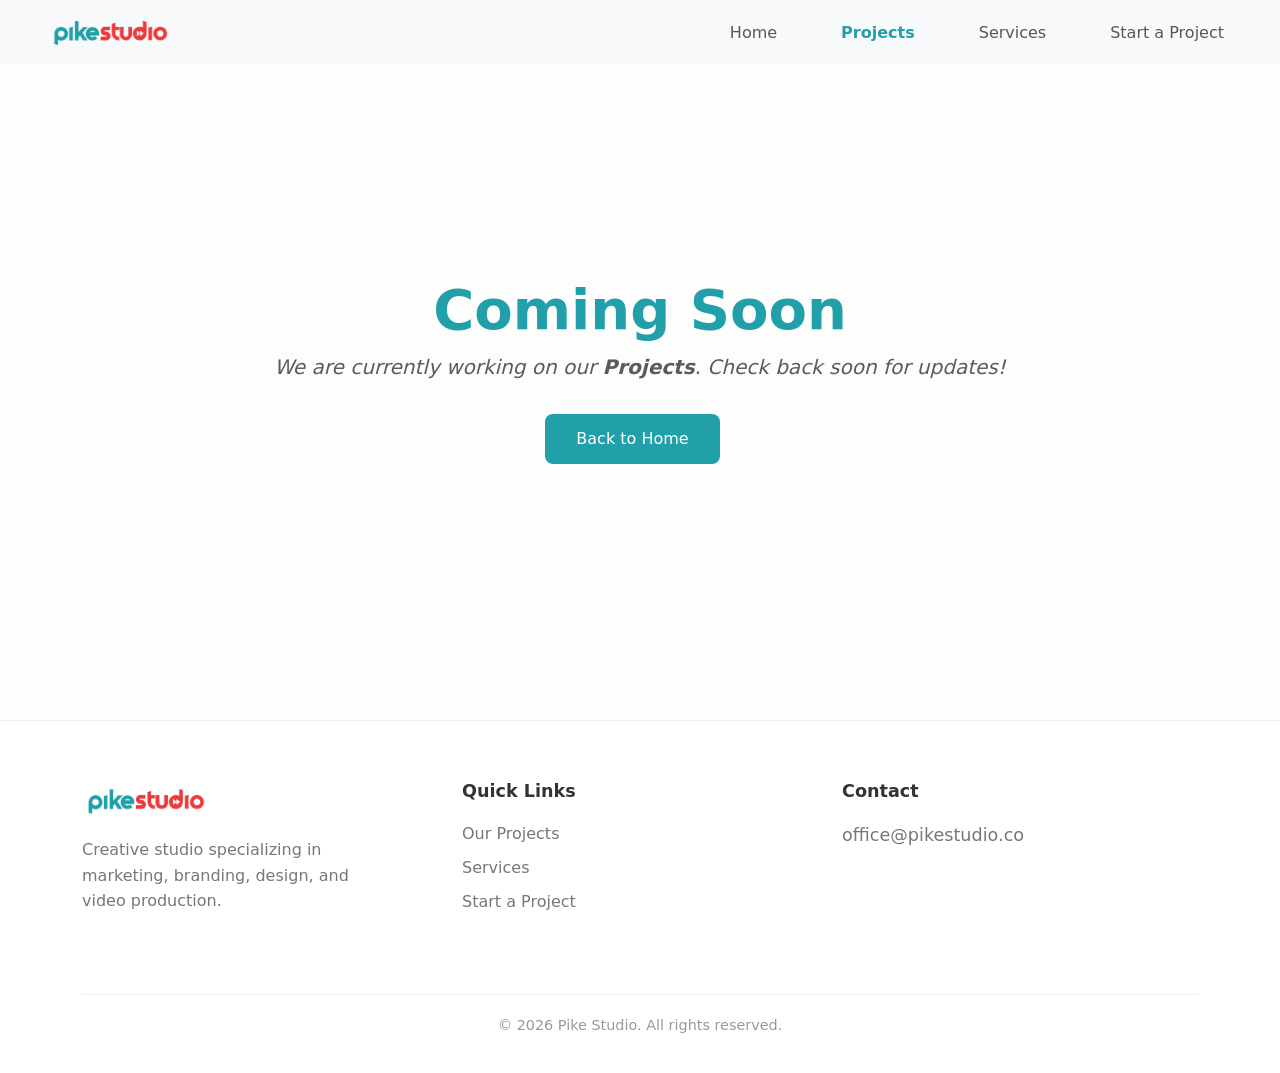
<file: projects.html>
<!doctype html>
<html>
<head>
<meta charset="utf-8">
	<link href="css/bootstrap-5.3.8.css" rel="stylesheet" type="text/css">
<title>Projects</title>
	  <link rel="icon" type="image/svg" href="images/favicon.svg">
</head>

<body>
	  <nav class="navbar fixed-top navbar-expand-lg navbar-light bg-light"> <a class="navbar-brand ms-5" href="./"><img src="images/Pike Logo Color.png" alt="Pike Studio" width="125" hight="40px"></a>
      <button class="navbar-toggler" type="button" data-bs-toggle="collapse" data-bs-target="#navbarSupportedContent1" aria-controls="navbarSupportedContent1" aria-expanded="false" aria-label="Toggle navigation"> <span class="navbar-toggler-icon"></span> </button>
      <div class="collapse navbar-collapse" id="navbarSupportedContent1">
        <ul class="navbar-nav ms-auto me-5">
          <li class="Home ms-5"> <a class="nav-link" href="./">Home <span class="visually-hidden">(current)</span></a> </li>
          <li class="Projects ms-5"> <a class="nav-link active" href="projects.html">Projects</a> </li>
          <li class="Services ms-5"> <a class="nav-link" href="services.html">Services</a></li>
          <li class="Start a Projects ms-5"> <a class="nav-link" href="start_project.html">Start a Project</a></li>
        </ul>
</div>
  </nav>

<main class="construction-wrapper">
    <div class="container text-center">
        <div class="row align-items-center justify-content-center" style="min-height: 60vh;">
            <div class="col-md-8">
                <h1 class="display-4 fw-bold teal-text">Coming Soon</h1>
                <p class="lead text-muted">We are currently working on our <strong>Projects</strong>. Check back soon for updates!</p>
                <a href="index.html" class="btn btn-teal mt-3">Back to Home</a>
            </div>
        </div>
    </div>
</main>

 <footer class="main-footer">
    <div class="container">
        <div class="row">
            <div class="col-md-4 mb-4">
                <img src="images/Pike Logo Color.png" alt="Pike Studio Logo" height="40" class="mb-3">
                <p class="footer-description">
                    Creative studio specializing in marketing, branding, design, and video production.
                </p>
            </div>

            <div class="col-md-4 mb-4">
                <h5 class="footer-heading">Quick Links</h5>
                <ul class="list-unstyled">
                    <li><a href="projects.html">Our Projects</a></li>
                    <li><a href="services.html">Services</a></li>
                    <li><a href="start_project.html">Start a Project</a></li>
                </ul>
            </div>

            <div class="col-md-4 mb-4">
                <h5 class="footer-heading">Contact</h5>
                <p><a href="mailto:office@pikestudio.co" class="footer-email">office@pikestudio.co</a></p>
            </div>
        </div>

        <hr class="footer-divider">

        <div class="row">
            <div class="col-12 text-center">
                <p class="copyright">© 2026 Pike Studio. All rights reserved.</p>
            </div>
        </div>
    </div>
</footer>
</body>
</html>
</file>
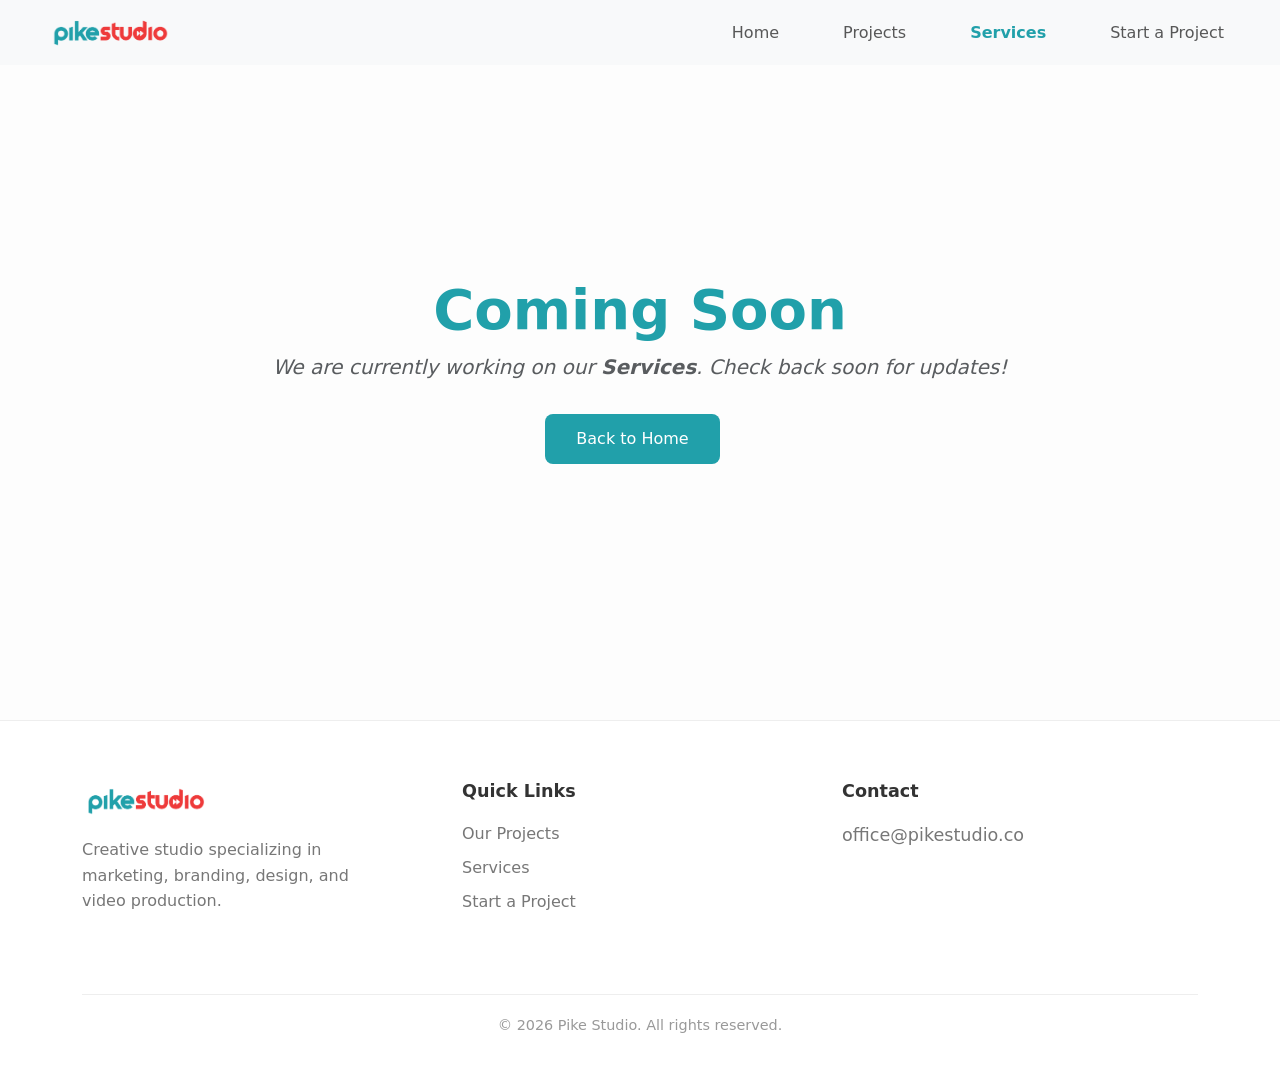
<file: services.html>
<!doctype html>
<html>
<head>
<meta charset="utf-8">
	<link href="css/bootstrap-5.3.8.css" rel="stylesheet" type="text/css">
<title>Services</title>
	  <link rel="icon" type="image/svg" href="images/favicon.svg">
</head>

<body>
	  <nav class="navbar fixed-top navbar-expand-lg navbar-light bg-light"> <a class="navbar-brand ms-5" href="./"><img src="images/Pike Logo Color.png" alt="Pike Studio" width="125" hight="40px"></a>
      <button class="navbar-toggler" type="button" data-bs-toggle="collapse" data-bs-target="#navbarSupportedContent1" aria-controls="navbarSupportedContent1" aria-expanded="false" aria-label="Toggle navigation"> <span class="navbar-toggler-icon"></span> </button>
      <div class="collapse navbar-collapse" id="navbarSupportedContent1">
        <ul class="navbar-nav ms-auto me-5">
          <li class="Home ms-5"> <a class="nav-link" href="./">Home <span class="visually-hidden">(current)</span></a> </li>
          <li class="Projects ms-5"> <a class="nav-link" href="/projects/">Projects</a> </li>
          <li class="Services ms-5"> <a class="nav-link active" href="services.html">Services</a></li>
          <li class="Start a Projects ms-5"> <a class="nav-link" href="start_project.html">Start a Project</a></li>
        </ul>
</div>
  </nav>

<main class="construction-wrapper">
    <div class="container text-center">
        <div class="row align-items-center justify-content-center" style="min-height: 60vh;">
            <div class="col-md-8">
                <h1 class="display-4 fw-bold teal-text">Coming Soon</h1>
                <p class="lead text-muted">We are currently working on our <strong>Services</strong>. Check back soon for updates!</p>
                <a href="index.html" class="btn btn-teal mt-3">Back to Home</a>
            </div>
        </div>
    </div>
</main>

 <footer class="main-footer">
    <div class="container">
        <div class="row">
            <div class="col-md-4 mb-4">
                <img src="images/Pike Logo Color.png" alt="Pike Studio Logo" height="40" class="mb-3">
                <p class="footer-description">
                    Creative studio specializing in marketing, branding, design, and video production.
                </p>
            </div>

            <div class="col-md-4 mb-4">
                <h5 class="footer-heading">Quick Links</h5>
                <ul class="list-unstyled">
                    <li><a href="projects.html">Our Projects</a></li>
                    <li><a href="services.html">Services</a></li>
                    <li><a href="start_project.html">Start a Project</a></li>
                </ul>
            </div>

            <div class="col-md-4 mb-4">
                <h5 class="footer-heading">Contact</h5>
                <p><a href="mailto:office@pikestudio.co" class="footer-email">office@pikestudio.co</a></p>
            </div>
        </div>

        <hr class="footer-divider">

        <div class="row">
            <div class="col-12 text-center">
                <p class="copyright">© 2026 Pike Studio. All rights reserved.</p>
            </div>
        </div>
    </div>
</footer>
</body>
</html>
</file>
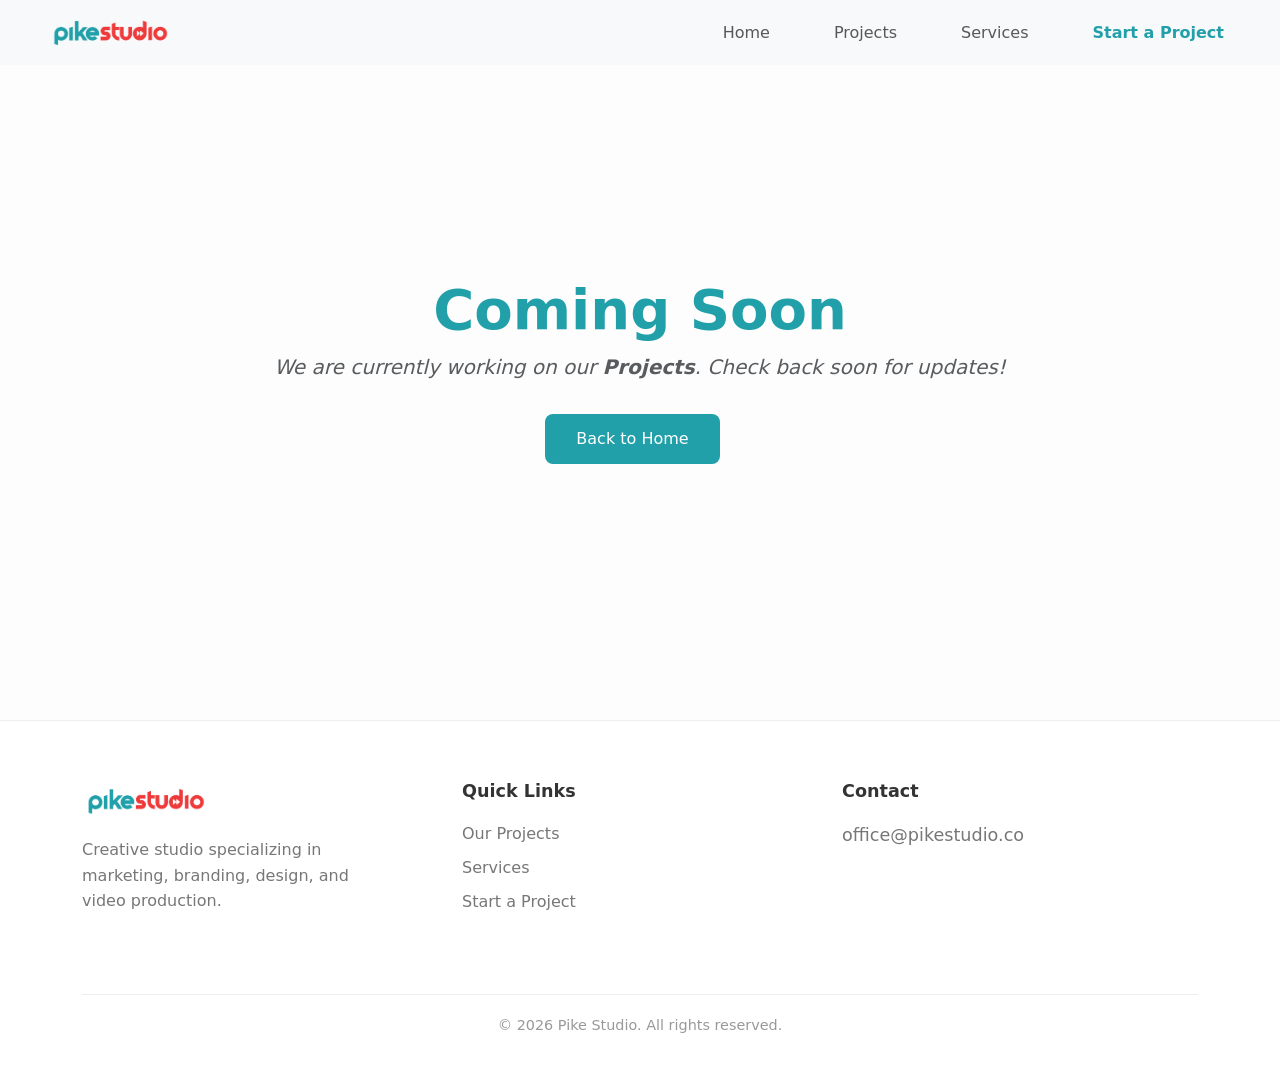
<file: start_project.html>
<!doctype html>
<html>
<head>
<meta charset="utf-8">
	<link href="css/bootstrap-5.3.8.css" rel="stylesheet" type="text/css">
<title>Strat Project</title>
	 <link rel="icon" type="image/svg" href="images/favicon.svg">
</head>

<body>
	  <nav class="navbar fixed-top navbar-expand-lg navbar-light bg-light"> <a class="navbar-brand ms-5" href="/"><img src="images/Pike Logo Color.png" alt="Pike Studio" width="125" hight="40px"></a>
      <button class="navbar-toggler" type="button" data-bs-toggle="collapse" data-bs-target="#navbarSupportedContent1" aria-controls="navbarSupportedContent1" aria-expanded="false" aria-label="Toggle navigation"> <span class="navbar-toggler-icon"></span> </button>
      <div class="collapse navbar-collapse" id="navbarSupportedContent1">
        <ul class="navbar-nav ms-auto me-5">
          <li class="Home ms-5"> <a class="nav-link" href="/">Home <span class="visually-hidden">(current)</span></a> </li>
          <li class="Projects ms-5"> <a class="nav-link" href="/projects/">Projects</a> </li>
          <li class="Services ms-5"> <a class="nav-link" href="/services/">Services</a></li>
          <li class="Start a Projects ms-5"> <a class="nav-link active" href="start_project.html">Start a Project</a></li>
        </ul>
</div>
  </nav>

<main class="construction-wrapper">
    <div class="container text-center">
        <div class="row align-items-center justify-content-center" style="min-height: 60vh;">
            <div class="col-md-8">
                <h1 class="display-4 fw-bold teal-text">Coming Soon</h1>
                <p class="lead text-muted">We are currently working on our <strong>Projects</strong>. Check back soon for updates!</p>
                <a href="index.html" class="btn btn-teal mt-3">Back to Home</a>
            </div>
        </div>
    </div>
</main>

 <footer class="main-footer">
    <div class="container">
        <div class="row">
            <div class="col-md-4 mb-4">
                <img src="images/Pike Logo Color.png" alt="Pike Studio Logo" height="40" class="mb-3">
                <p class="footer-description">
                    Creative studio specializing in marketing, branding, design, and video production.
                </p>
            </div>

            <div class="col-md-4 mb-4">
                <h5 class="footer-heading">Quick Links</h5>
                <ul class="list-unstyled">
                    <li><a href="projects.html">Our Projects</a></li>
                    <li><a href="services.html">Services</a></li>
                    <li><a href="start_project.html">Start a Project</a></li>
                </ul>
            </div>

            <div class="col-md-4 mb-4">
                <h5 class="footer-heading">Contact</h5>
                <p><a href="mailto:office@pikestudio.co" class="footer-email">office@pikestudio.co</a></p>
            </div>
        </div>

        <hr class="footer-divider">

        <div class="row">
            <div class="col-12 text-center">
                <p class="copyright">© 2026 Pike Studio. All rights reserved.</p>
            </div>
        </div>
    </div>
</footer>
	
</body>
</html>
</file>
<file: css/projects.css>
/* Pike Studio - Projects section
   Loaded after bootstrap-5.3.8.css. Uses the same brand colours as the rest of the site:
   teal #21a0aa, coral #ee3a3a, text #333, grey #777.
   Uses logical properties (inline-start/end) so right-to-left text lays out correctly. */

/* ---------- Page wrapper ---------- */
.projects-page {
    padding-top: 100px;      /* clears the fixed navbar */
    padding-bottom: 80px;
    background-color: #ffffff;
}

.projects-hero {
    padding: 40px 0 20px;
    text-align: center;
}

.projects-title {
    font-size: 3rem;
    font-weight: 700;
    color: #333;
    line-height: 1.1;
    margin-bottom: 20px;
}

.projects-intro {
    font-size: 1.2rem;
    color: #777;
    max-width: 700px;
    margin: 0 auto;
    line-height: 1.6;
}

/* ---------- Right-to-left text (Hebrew / Yiddish) ---------- */
/* Use on any Hebrew/Yiddish word or line:  <span class="rtl-text" lang="yi" dir="rtl">...</span> */
.rtl-text {
    direction: rtl;
    unicode-bidi: isolate;
    font-family: "Segoe UI", "Arial Hebrew", "Noto Sans Hebrew", Arial, sans-serif;
}

/* ---------- Pills (platforms, tech) ---------- */
.project-tags {
    display: flex;
    flex-wrap: wrap;
    gap: 8px;
    padding: 0;
    margin: 0;
    list-style: none;
}

.project-tag {
    display: inline-block;
    background-color: #f0f7f8;
    color: #21a0aa;
    padding: 4px 14px;
    border-radius: 50px;
    font-size: 13px;
    border: 1px solid #e0eeef;
}

/* ---------- Project grid (index) ---------- */
.projects-grid {
    margin-top: 40px;
}

.project-card {
    position: relative;      /* keeps each card's full-card link inside that card */
    display: flex;
    flex-direction: column;
    height: 100%;
    border: 1px solid #e5e5e5;
    border-radius: 15px;
    overflow: hidden;
    background: #ffffff;
    color: inherit;
    text-decoration: none;
    transition: 0.3s;
}

.project-card:hover {
    border-color: #21a0aa;
    transform: translateY(-4px);
    box-shadow: 0 8px 24px rgba(0, 0, 0, 0.08);
    color: inherit;
}

/* Image area. Replace the placeholder text with <img src="..." alt="..."> when a screenshot is ready. */
.project-thumb {
    position: relative;
    aspect-ratio: 16 / 10;
    display: flex;
    align-items: center;
    justify-content: center;
    background: linear-gradient(135deg, var(--thumb-from, #21a0aa), var(--thumb-to, #1a838a));
    color: #ffffff;
    text-align: center;
    padding: 20px;
    overflow: hidden;
}

.project-thumb img {
    position: absolute;
    inset: 0;
    width: 100%;
    height: 100%;
    object-fit: cover;
}

.project-thumb-name {
    font-size: 2rem;
    font-weight: 700;
    line-height: 1.2;
}

/* Logo version of the image area: an app icon centred on a soft background, with the name underneath */
.project-thumb-logo {
    flex-direction: column;
    gap: 14px;
    background: linear-gradient(135deg, #f4f2fc, #e4e0f5);
    color: #6359a9;
}

.project-thumb .app-icon {
    position: static;
    inset: auto;
    width: 96px;
    height: 96px;
    object-fit: contain;
    filter: drop-shadow(0 8px 18px rgba(99, 89, 169, 0.35));
}

.project-thumb-logo .project-thumb-name {
    font-size: 1.5rem;
}

.project-hero-media.project-thumb-logo {
    gap: 22px;
}

.project-hero-media .app-icon {
    width: 170px;
    height: 170px;
}

.project-hero-media.project-thumb-logo .project-thumb-name {
    font-size: 2.2rem;
}

/* Phones: let the logo box grow to fit its contents instead of a fixed 16:9 shape */
@media (max-width: 767px) {
    .project-hero-media.project-thumb-logo {
        aspect-ratio: auto;
        padding: 36px 20px;
        gap: 16px;
    }

    .project-hero-media .app-icon {
        width: 130px;
        height: 130px;
    }

    .project-hero-media.project-thumb-logo .project-thumb-name {
        font-size: 1.8rem;
    }
}

.project-body {
    display: flex;
    flex-direction: column;
    flex: 1;
    padding: 24px;
    text-align: start;
}

.project-body h2 {
    font-size: 1.4rem;
    font-weight: 600;
    color: #333;
    margin-bottom: 10px;
}

.project-body p {
    color: #777;
    font-size: 0.95rem;
    line-height: 1.6;
    margin-bottom: 20px;
}

.project-body .project-role {
    color: #333;
    font-size: 0.95rem;
    margin-bottom: 14px;
}

.project-body .project-tags {
    margin-top: auto;
}

.project-body h2 a {
    color: inherit;
    text-decoration: none;
}

/* Store buttons (iOS / Android). z-index lifts them above the card's full-card link. */
.store-buttons {
    display: flex;
    flex-wrap: wrap;
    gap: 10px;
    position: relative;
    z-index: 2;
}

.store-btn {
    display: inline-flex;
    align-items: center;
    gap: 8px;
    padding: 7px 18px;
    border: 1px solid #21a0aa;
    border-radius: 50px;
    background-color: #ffffff;
    color: #21a0aa;
    font-size: 0.9rem;
    font-weight: 600;
    text-decoration: none;
    transition: 0.3s;
}

.store-icon {
    width: 16px;
    height: 16px;
    fill: currentColor;
    flex: 0 0 auto;
}

.store-btn:hover,
.store-btn:focus-visible {
    background-color: #21a0aa;
    color: #ffffff;
}

.project-more {
    margin-top: 18px;
    color: #21a0aa;
    font-weight: 600;
    font-size: 0.95rem;
}

/* ---------- Project detail page ---------- */
.project-back {
    display: inline-block;
    color: #777;
    text-decoration: none;
    margin-bottom: 20px;
    transition: 0.3s;
}

.project-back:hover {
    color: #21a0aa;
}

.project-header {
    margin-bottom: 40px;
}

.project-header h1 {
    font-size: 3rem;
    font-weight: 700;
    color: #333;
    line-height: 1.1;
    margin-bottom: 10px;
}

.project-header .project-alt-name {
    display: block;
    font-size: 1.6rem;
    font-weight: 600;
    color: #21a0aa;
    margin-bottom: 10px;
    text-align: left;        /* keeps it under the English title on this left-to-right page */
}

html[dir="rtl"] .project-header .project-alt-name {
    text-align: right;       /* for a future Hebrew version of the page */
}

.project-tagline {
    font-size: 1.25rem;
    color: #777;
    line-height: 1.6;
    max-width: 700px;
}

.project-hero-media {
    aspect-ratio: 16 / 9;
    border-radius: 15px;
    margin-bottom: 40px;
}

.project-hero-media .project-thumb-name {
    font-size: 3rem;
}

.project-section h2 {
    font-size: 1.5rem;
    font-weight: 700;
    color: #333;
    margin: 0 0 15px;
}

.project-section p,
.project-section li {
    color: #555;
    font-size: 1.05rem;
    line-height: 1.7;
}

.project-section ul {
    padding-inline-start: 1.2rem;
}

.project-facts {
    border: 1px solid #21a0aa;
    border-radius: 15px;
    padding: 28px;
}

.project-facts dt {
    font-size: 0.8rem;
    font-weight: 600;
    text-transform: uppercase;
    letter-spacing: 0.05em;
    color: #999;
    margin-bottom: 6px;
}

.project-facts dd {
    margin: 0 0 22px;
    color: #333;
}

.project-facts dd:last-child {
    margin-bottom: 0;
}

/* Download button. Disabled look until a real link exists. */
.btn-teal.disabled,
.btn-teal[aria-disabled="true"] {
    background-color: #b9dde0;
    color: #ffffff !important;
    pointer-events: none;
    margin-inline-end: 0;
}

.download-note {
    display: block;
    margin-top: 8px;
    font-size: 0.85rem;
    color: #999;
}

/* Screenshot gallery */
.project-gallery {
    display: grid;
    grid-template-columns: repeat(auto-fill, minmax(240px, 1fr));
    gap: 20px;
    margin-top: 10px;
}

.project-gallery .project-thumb {
    border-radius: 12px;
    font-size: 0.9rem;
    opacity: 0.9;
}

.project-gallery img {
    width: 100%;
    border-radius: 12px;
    border: 1px solid #e5e5e5;
}

/* Phone screenshots: one scrollable row, swipe on phones */
.project-gallery-scroll {
    display: flex;
    gap: 16px;
    overflow-x: auto;
    scroll-snap-type: x mandatory;
    padding-bottom: 12px;
}

.project-gallery-scroll img {
    flex: 0 0 auto;
    height: 460px;
    width: auto;
    border-radius: 20px;
    border: 1px solid #e5e5e5;
    scroll-snap-align: start;
}

/* Scrollbar in the brand teal (Chrome, Edge, Safari) */
.project-gallery-scroll::-webkit-scrollbar {
    height: 10px;
}

.project-gallery-scroll::-webkit-scrollbar-track {
    background: #e0eeef;
    border-radius: 10px;
}

.project-gallery-scroll::-webkit-scrollbar-thumb {
    background: #21a0aa;
    border-radius: 10px;
}

.project-gallery-scroll::-webkit-scrollbar-thumb:hover {
    background: #1a838a;
}

/* Same look in Firefox */
@supports not selector(::-webkit-scrollbar) {
    .project-gallery-scroll {
        scrollbar-width: thin;
        scrollbar-color: #21a0aa #e0eeef;
    }
}

/* Phones and tablets: swipe by hand, no scrollbar shown */
@media (hover: none) and (pointer: coarse) {
    .project-gallery-scroll {
        scrollbar-width: none;
    }

    .project-gallery-scroll::-webkit-scrollbar {
        display: none;
    }
}

@media (max-width: 767px) {
    .project-gallery-scroll img {
        height: 380px;
    }
}

/* Video embed */
.project-video {
    position: relative;
    aspect-ratio: 16 / 9;
    border-radius: 15px;
    overflow: hidden;
    background: #000;
}

.project-video iframe,
.project-video video {
    position: absolute;
    inset: 0;
    width: 100%;
    height: 100%;
    border: 0;
}

@media (max-width: 767px) {
    .projects-title,
    .project-header h1 {
        font-size: 2.2rem;
    }
}
</file>
